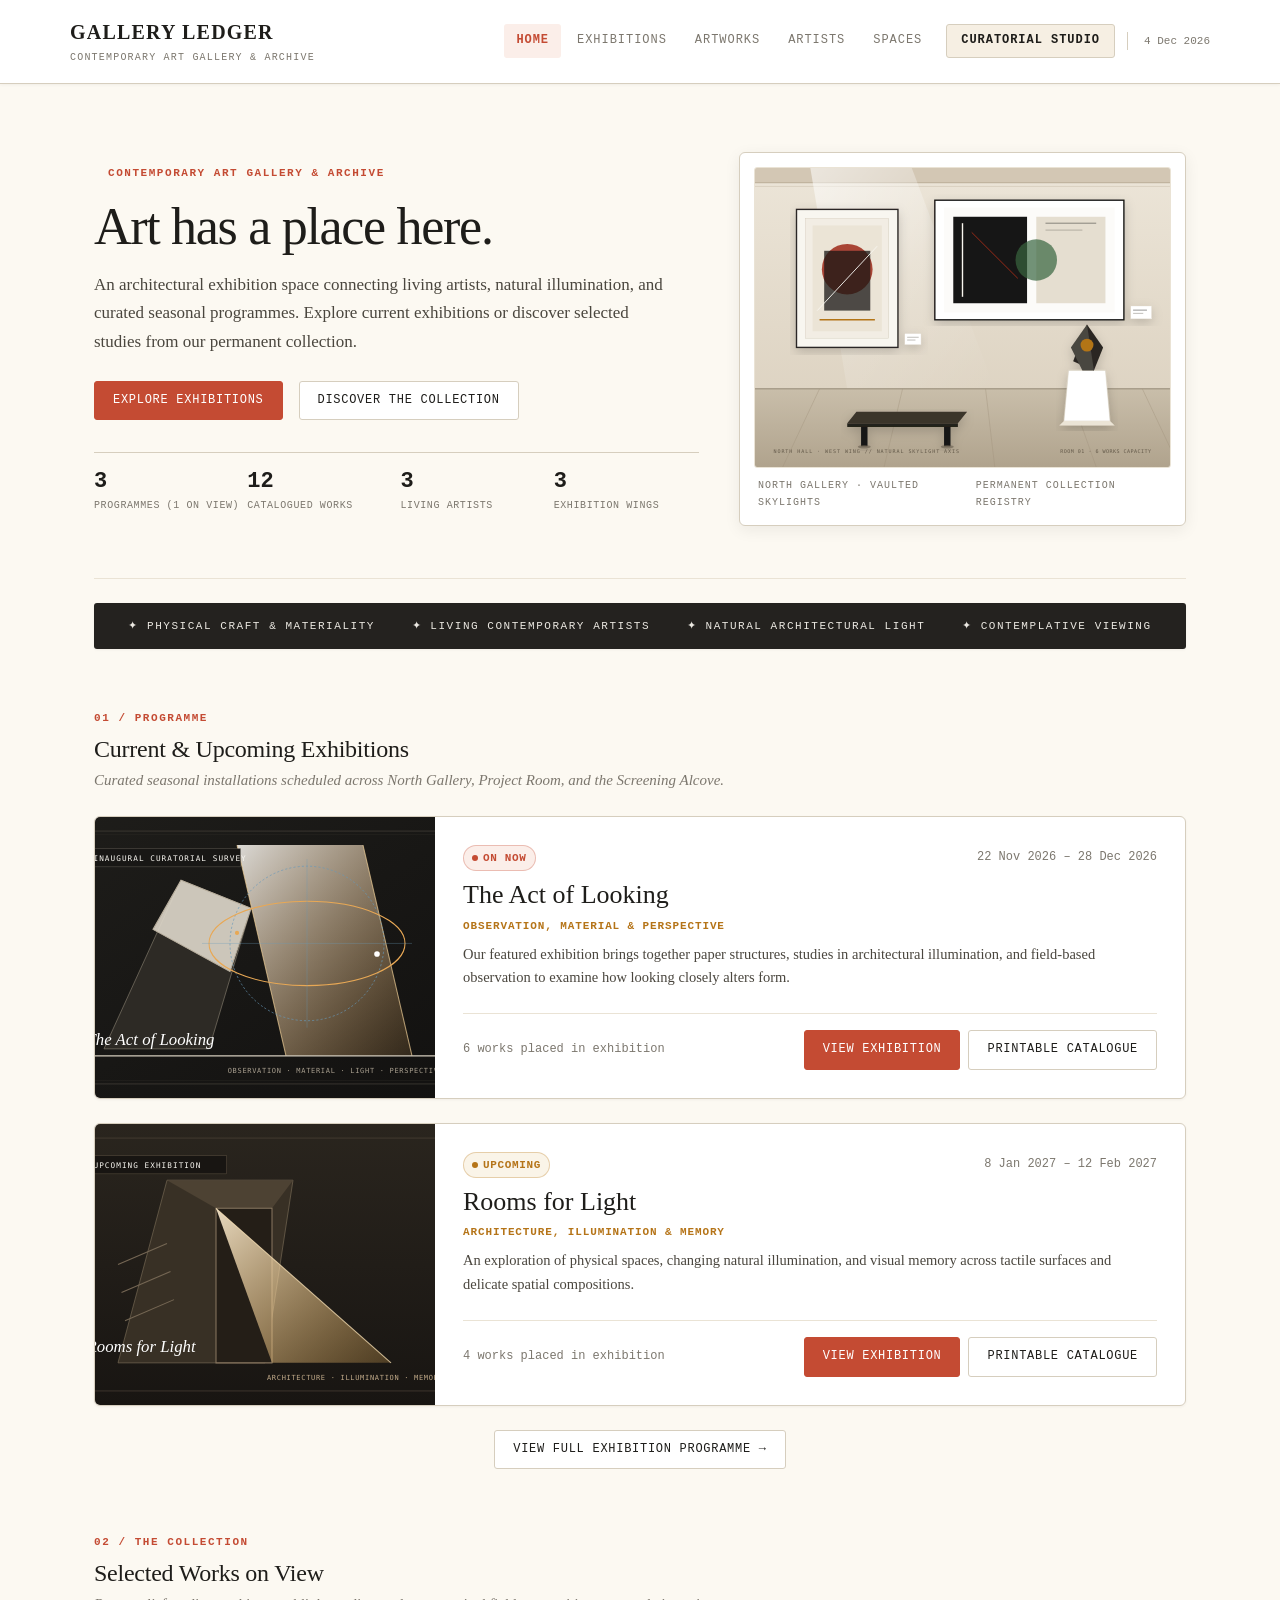
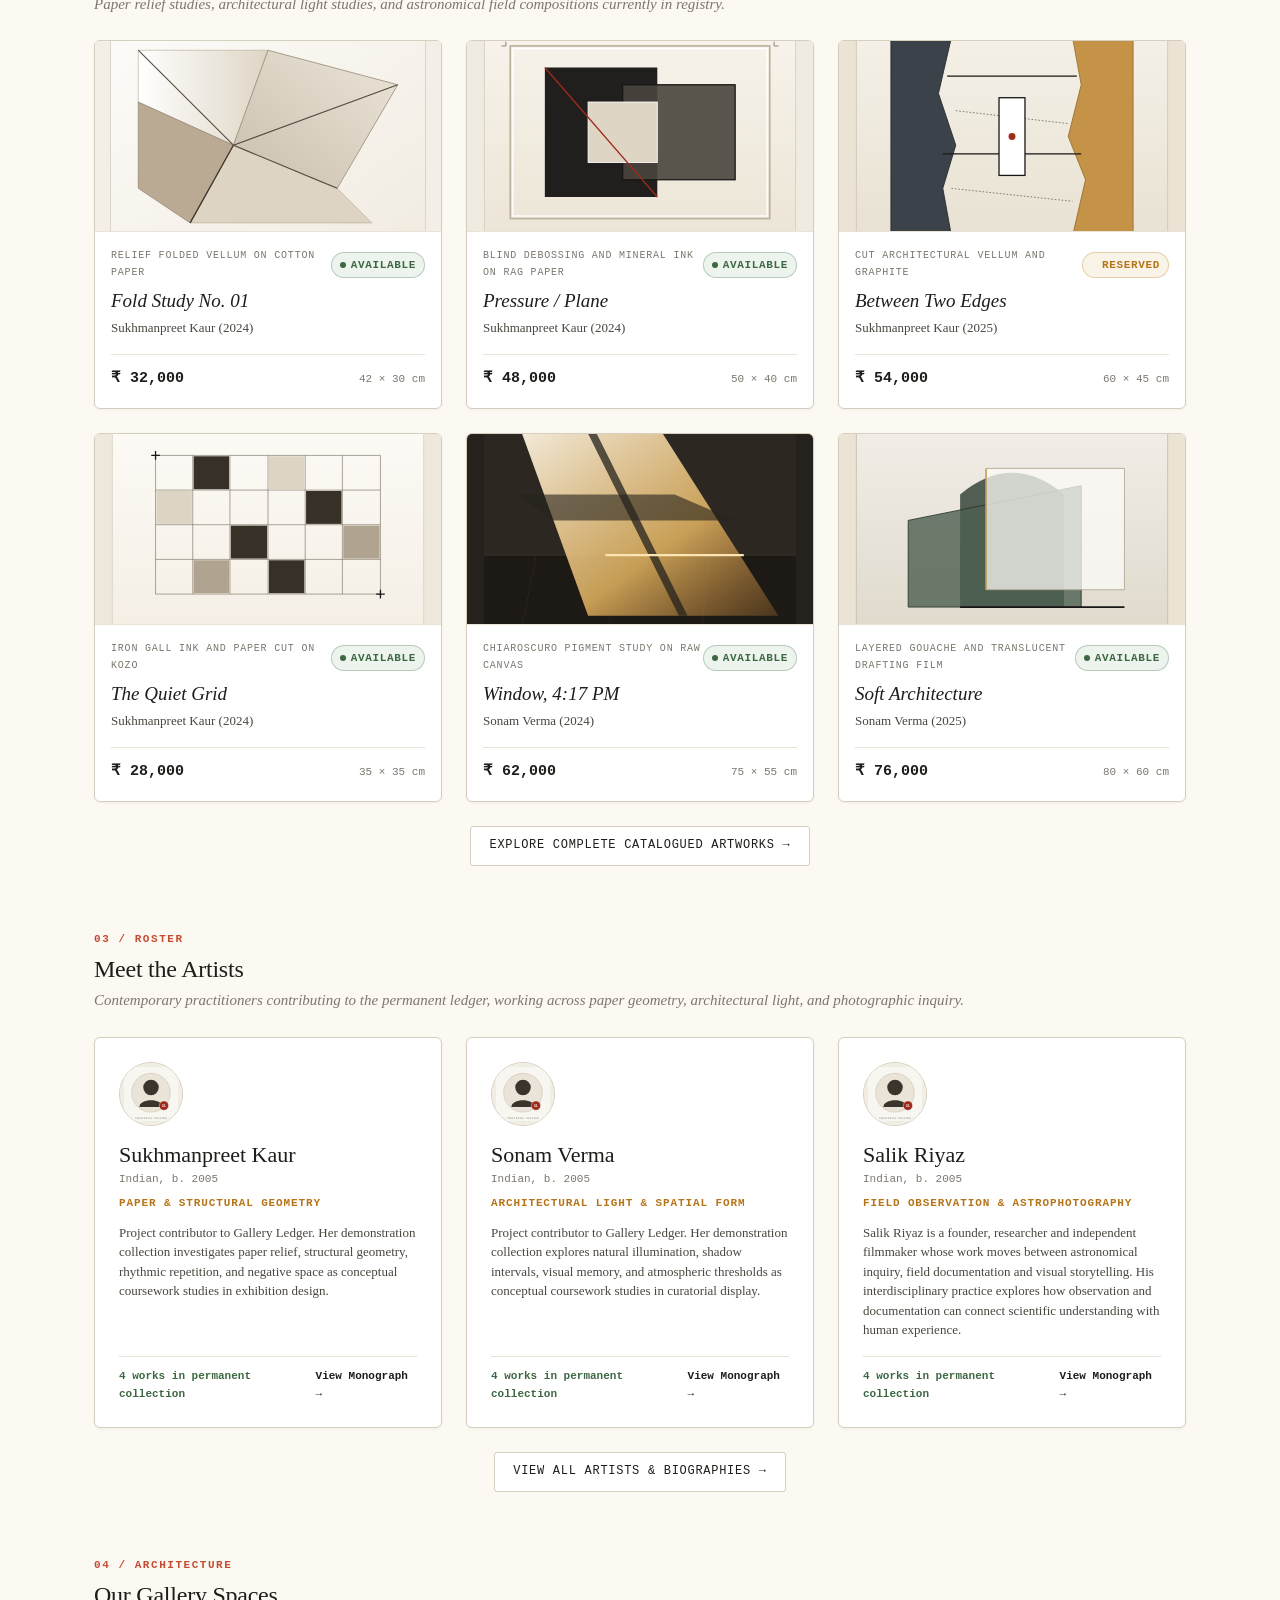
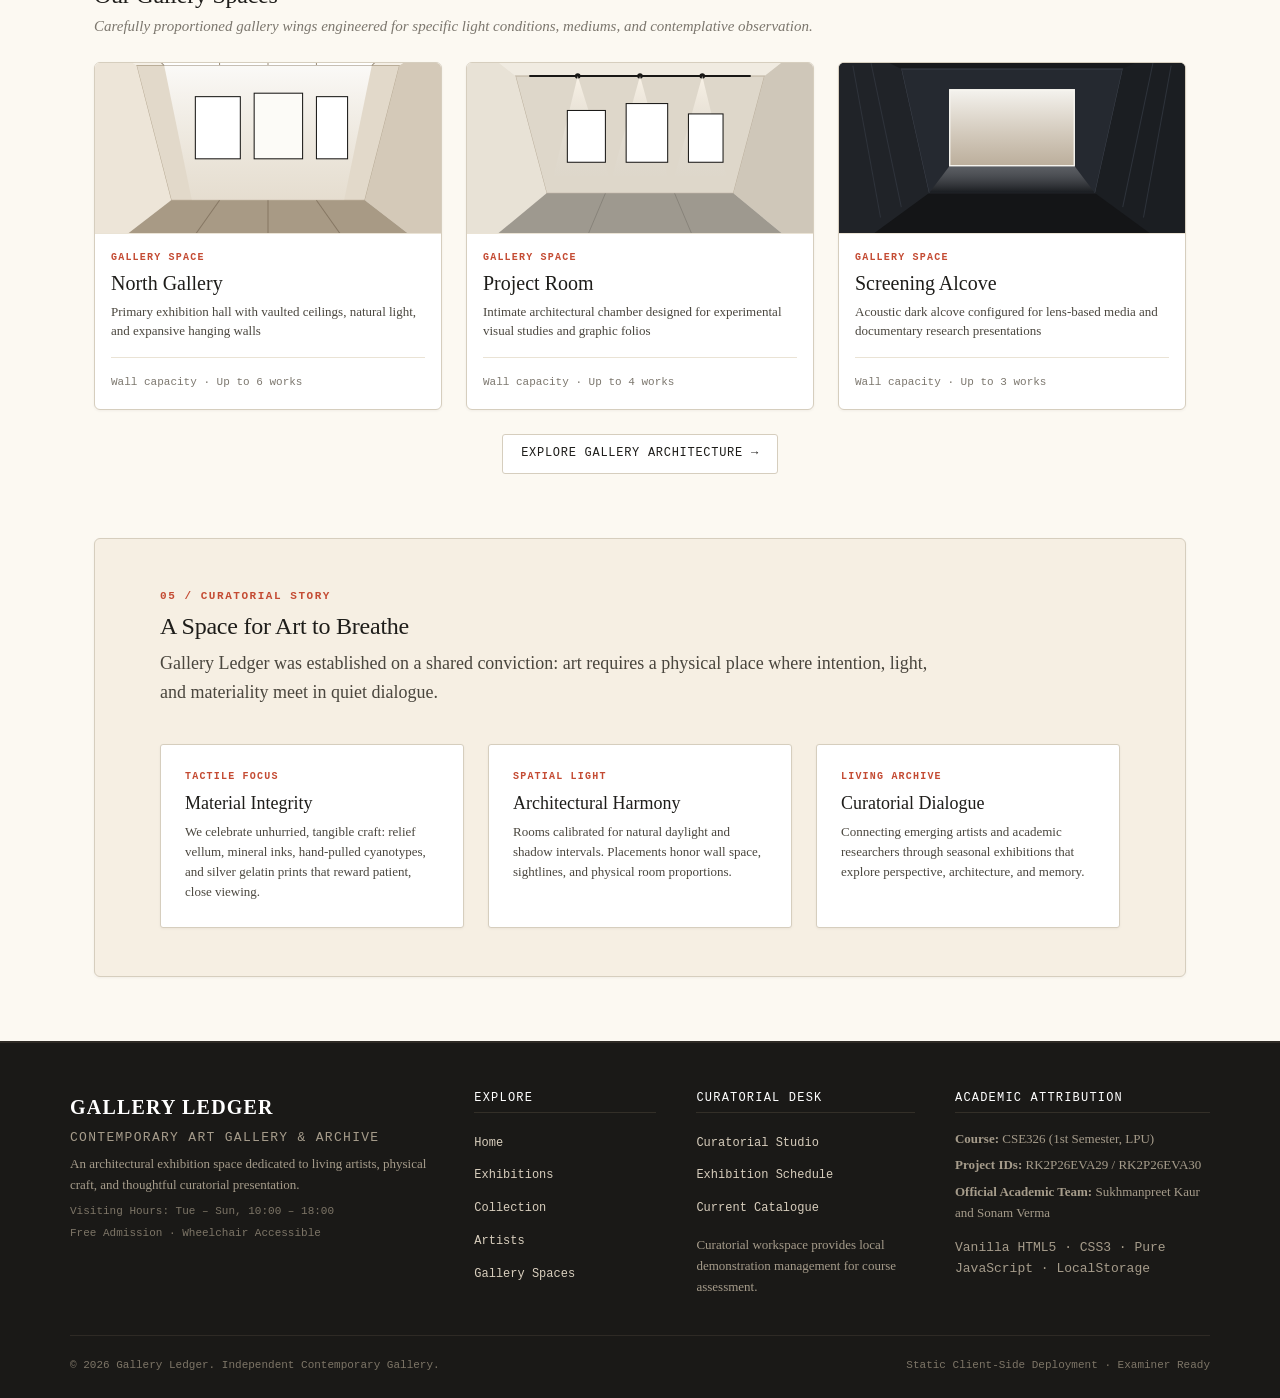
<file: index.html>
<!DOCTYPE html>
<html lang="en">
<head>
  <meta charset="UTF-8">
  <meta name="viewport" content="width=device-width, initial-scale=1.0">
  <title>Gallery Ledger — Contemporary Art Gallery &amp; Archive</title>
  <link rel="stylesheet" href="css/style.css">
</head>
<body>
  <header>
    <nav id="nav"></nav>
  </header>

  <main class="home-main">
    <!-- Welcoming Editorial Hero -->
    <section class="home-hero">
      <div class="hero-content">
        <div class="hero-eyebrow"><span class="badge-dot"></span> Contemporary Art Gallery &amp; Archive</div>
        <h1 class="hero-title">Art has a place here.</h1>
        <p class="hero-lede">
          An architectural exhibition space connecting living artists, natural illumination, and curated seasonal programmes. Explore current exhibitions or discover selected studies from our permanent collection.
        </p>
        <div class="hero-actions">
          <a href="#featured-exhibitions" class="btn btn-primary">Explore Exhibitions</a>
          <a href="#featured-artworks" class="btn btn-warm-outline">Discover the Collection</a>
        </div>
        <div id="hero-ticker" class="hero-ticker"></div>
      </div>
      <div class="hero-visual-frame">
        <img src="img/hero-gallery.svg" alt="North Gallery interior with natural skylight and framed works" class="hero-img">
        <div class="hero-visual-caption">
          <span>North Gallery &middot; Vaulted Skylights</span>
          <span>Permanent Collection Registry</span>
        </div>
      </div>
    </section>

    <!-- Curatorial Statement Ribbon -->
    <div class="curatorial-ribbon">
      <span>✦ Physical Craft &amp; Materiality</span>
      <span>✦ Living Contemporary Artists</span>
      <span>✦ Natural Architectural Light</span>
      <span>✦ Contemplative Viewing</span>
    </div>

    <!-- Empty Archive Notice (shown only if store is unpopulated) -->
    <div id="home-empty-notice" class="empty-curatorial" hidden>
      <h3>Archive Registry Empty</h3>
      <p>No gallery records are currently loaded in local storage. Open the Curatorial Studio to populate demonstration exhibitions.</p>
      <div class="section-cta-row">
        <a href="dashboard.html" class="btn btn-primary">Open Curatorial Studio</a>
      </div>
    </div>

    <!-- 01 / Featured Exhibitions -->
    <section class="home-section reveal-on-scroll" id="featured-exhibitions">
      <div class="section-header">
        <div class="section-tag">01 / Programme</div>
        <h2>Current &amp; Upcoming Exhibitions</h2>
        <p class="section-desc">Curated seasonal installations scheduled across North Gallery, Project Room, and the Screening Alcove.</p>
      </div>
      <div id="home-exhibitions-container" class="home-exhibitions-grid"></div>
      <div class="section-cta-row">
        <a href="exhibitions.html" class="btn btn-warm-outline">View Full Exhibition Programme &rarr;</a>
      </div>
    </section>

    <!-- 02 / Curated Artworks -->
    <section class="home-section reveal-on-scroll" id="featured-artworks">
      <div class="section-header">
        <div class="section-tag">02 / The Collection</div>
        <h2>Selected Works on View</h2>
        <p class="section-desc">Paper relief studies, architectural light studies, and astronomical field compositions currently in registry.</p>
      </div>
      <div id="home-artworks-container" class="home-artworks-grid"></div>
      <div class="section-cta-row">
        <a href="artworks.html" class="btn btn-warm-outline">Explore Complete Catalogued Artworks &rarr;</a>
      </div>
    </section>

    <!-- 03 / Meet the Artists -->
    <section class="home-section reveal-on-scroll" id="featured-artists">
      <div class="section-header">
        <div class="section-tag">03 / Roster</div>
        <h2>Meet the Artists</h2>
        <p class="section-desc">Contemporary practitioners contributing to the permanent ledger, working across paper geometry, architectural light, and photographic inquiry.</p>
      </div>
      <div id="home-artists-container" class="home-artists-grid"></div>
      <div class="section-cta-row">
        <a href="artists.html" class="btn btn-warm-outline">View All Artists &amp; Biographies &rarr;</a>
      </div>
    </section>

    <!-- 04 / Architectural Gallery Spaces -->
    <section class="home-section reveal-on-scroll" id="featured-spaces">
      <div class="section-header">
        <div class="section-tag">04 / Architecture</div>
        <h2>Our Gallery Spaces</h2>
        <p class="section-desc">Carefully proportioned gallery wings engineered for specific light conditions, mediums, and contemplative observation.</p>
      </div>
      <div id="home-spaces-container" class="home-spaces-grid"></div>
      <div class="section-cta-row">
        <a href="spaces.html" class="btn btn-warm-outline">Explore Gallery Architecture &rarr;</a>
      </div>
    </section>

    <!-- 05 / The Gallery Story -->
    <section class="home-section story-section reveal-on-scroll" id="gallery-story">
      <div class="story-container">
        <div class="story-header">
          <div class="section-tag">05 / Curatorial Story</div>
          <h2>A Space for Art to Breathe</h2>
          <p class="story-lead">Gallery Ledger was established on a shared conviction: art requires a physical place where intention, light, and materiality meet in quiet dialogue.</p>
        </div>
        <div class="story-pillars">
          <div class="story-pillar">
            <div class="story-pillar-tag">Tactile Focus</div>
            <h3>Material Integrity</h3>
            <p>We celebrate unhurried, tangible craft: relief vellum, mineral inks, hand-pulled cyanotypes, and silver gelatin prints that reward patient, close viewing.</p>
          </div>
          <div class="story-pillar">
            <div class="story-pillar-tag">Spatial Light</div>
            <h3>Architectural Harmony</h3>
            <p>Rooms calibrated for natural daylight and shadow intervals. Placements honor wall space, sightlines, and physical room proportions.</p>
          </div>
          <div class="story-pillar">
            <div class="story-pillar-tag">Living Archive</div>
            <h3>Curatorial Dialogue</h3>
            <p>Connecting emerging artists and academic researchers through seasonal exhibitions that explore perspective, architecture, and memory.</p>
          </div>
        </div>
      </div>
    </section>
  </main>

  <!-- Multi-column Gallery Footer -->
  <footer class="site-footer">
    <div class="footer-inner">
      <div class="footer-col footer-brand-col">
        <span class="brand">GALLERY LEDGER</span>
        <p class="footer-tagline">Contemporary Art Gallery &amp; Archive</p>
        <p class="footer-about">An architectural exhibition space dedicated to living artists, physical craft, and thoughtful curatorial presentation.</p>
        <div class="footer-meta-note">
          <span>Visiting Hours: Tue &ndash; Sun, 10:00 &ndash; 18:00</span>
          <span>Free Admission &middot; Wheelchair Accessible</span>
        </div>
      </div>
      <div class="footer-col">
        <h4>Explore</h4>
        <ul>
          <li><a href="index.html">Home</a></li>
          <li><a href="exhibitions.html">Exhibitions</a></li>
          <li><a href="artworks.html">Collection</a></li>
          <li><a href="artists.html">Artists</a></li>
          <li><a href="spaces.html">Gallery Spaces</a></li>
        </ul>
      </div>
      <div class="footer-col">
        <h4>Curatorial Desk</h4>
        <ul>
          <li><a href="dashboard.html">Curatorial Studio</a></li>
          <li><a href="exhibitions.html">Exhibition Schedule</a></li>
          <li><a href="catalogue.html?id=7">Current Catalogue</a></li>
        </ul>
        <p class="footer-subtext">Curatorial workspace provides local demonstration management for course assessment.</p>
      </div>
      <div class="footer-col">
        <h4>Academic Attribution</h4>
        <p><strong>Course:</strong> CSE326 (1st Semester, LPU)</p>
        <p><strong>Project IDs:</strong> RK2P26EVA29 / RK2P26EVA30</p>
        <p><strong>Official Academic Team:</strong> Sukhmanpreet Kaur and Sonam Verma</p>
        <p class="footer-built">Vanilla HTML5 · CSS3 · Pure JavaScript · LocalStorage</p>
      </div>
    </div>
    <div class="footer-bottom">
      <span>&copy; 2026 Gallery Ledger. Independent Contemporary Gallery.</span>
      <span>Static Client-Side Deployment &middot; Examiner Ready</span>
    </div>
  </footer>

  <script src="js/demo-data.js"></script>
  <script src="js/storage.js"></script>
  <script src="js/ui.js"></script>
  <script src="js/home.js"></script>
</body>
</html>
</file>
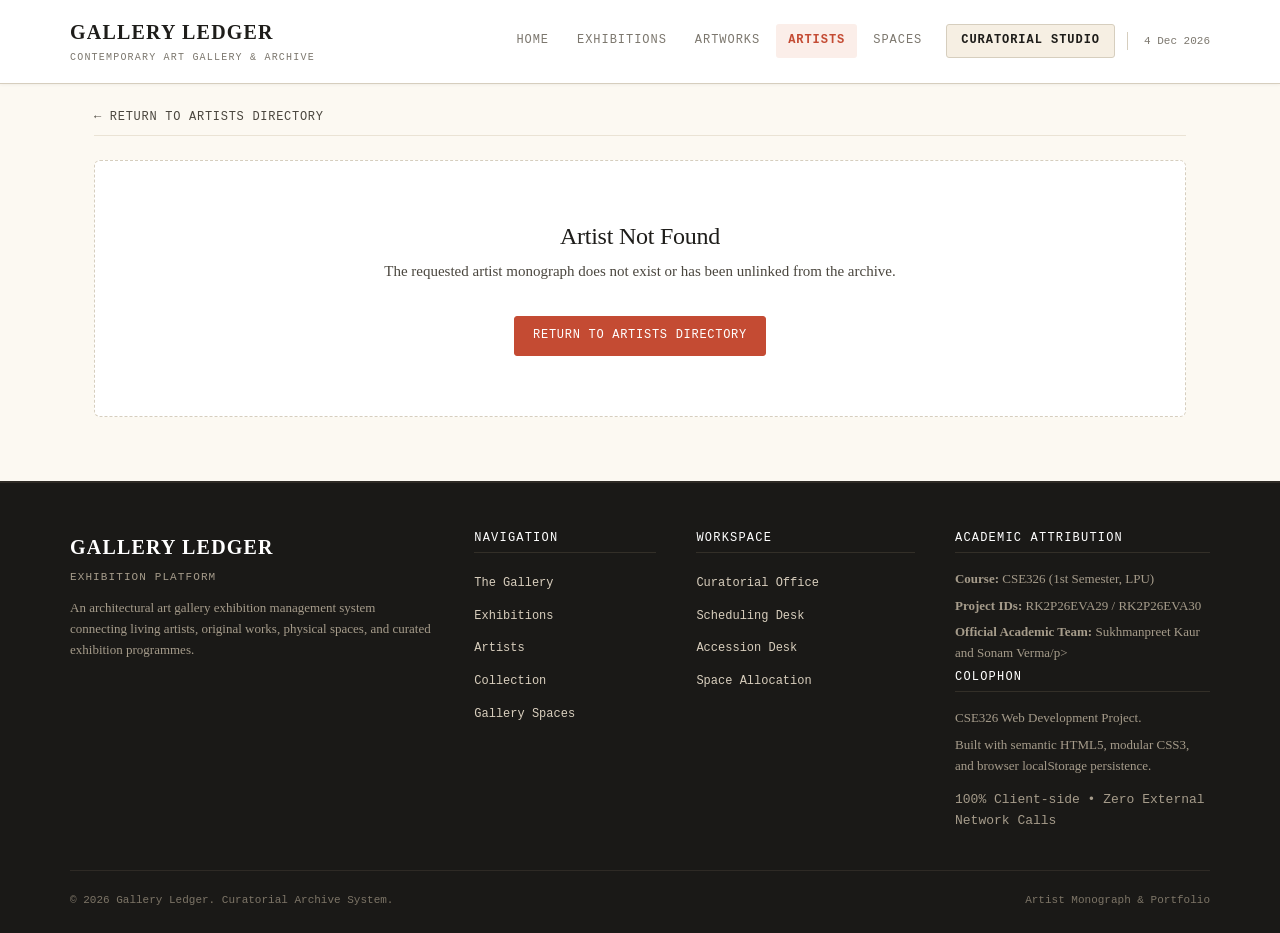
<file: artist.html>
<!DOCTYPE html>
<html lang="en">

<head>
  <meta charset="UTF-8">
  <meta name="viewport" content="width=device-width, initial-scale=1.0">
  <title>Artist Profile — Gallery Ledger</title>
  <link rel="stylesheet" href="css/style.css">
</head>

<body>
  <header>
    <nav id="nav"></nav>
  </header>

  <main>
    <div id="profile-content"></div>
  </main>

  <footer class="site-footer">
    <div class="footer-inner">
      <div class="footer-col">
        <span class="brand">GALLERY LEDGER</span>
        <span class="footer-tagline">Exhibition Platform</span>
        <p class="footer-about">An architectural art gallery exhibition management system connecting living artists,
          original works, physical spaces, and curated exhibition programmes.</p>
      </div>
      <div class="footer-col">
        <h4>Navigation</h4>
        <ul>
          <li><a href="index.html">The Gallery</a></li>
          <li><a href="exhibitions.html">Exhibitions</a></li>
          <li><a href="artists.html">Artists</a></li>
          <li><a href="artworks.html">Collection</a></li>
          <li><a href="spaces.html">Gallery Spaces</a></li>
        </ul>
      </div>
      <div class="footer-col">
        <h4>Workspace</h4>
        <ul>
          <li><a href="dashboard.html">Curatorial Office</a></li>
          <li><a href="exhibitions.html">Scheduling Desk</a></li>
          <li><a href="artworks.html">Accession Desk</a></li>
          <li><a href="spaces.html">Space Allocation</a></li>
        </ul>
      </div>
      <div class="footer-col">
        <h4>Academic Attribution</h4>
        <p><strong>Course:</strong> CSE326 (1st Semester, LPU)</p>
        <p><strong>Project IDs:</strong> RK2P26EVA29 / RK2P26EVA30</p>
        <p><strong>Official Academic Team:</strong> Sukhmanpreet Kaur and Sonam Verma/p>

        <h4>Colophon</h4>
        <p>CSE326 Web Development Project.</p>
        <p>Built with semantic HTML5, modular CSS3, and browser localStorage persistence.</p>
        <p class="footer-built">100% Client-side &bull; Zero External Network Calls</p>
      </div>
    </div>
    <div class="footer-bottom">
      <span>&copy; 2026 Gallery Ledger. Curatorial Archive System.</span>
      <span>Artist Monograph &amp; Portfolio</span>
    </div>
  </footer>

  <script src="js/demo-data.js"></script>
  <script src="js/storage.js"></script>
  <script src="js/ui.js"></script>
  <script src="js/artist.js"></script>
</body>

</html>
</file>
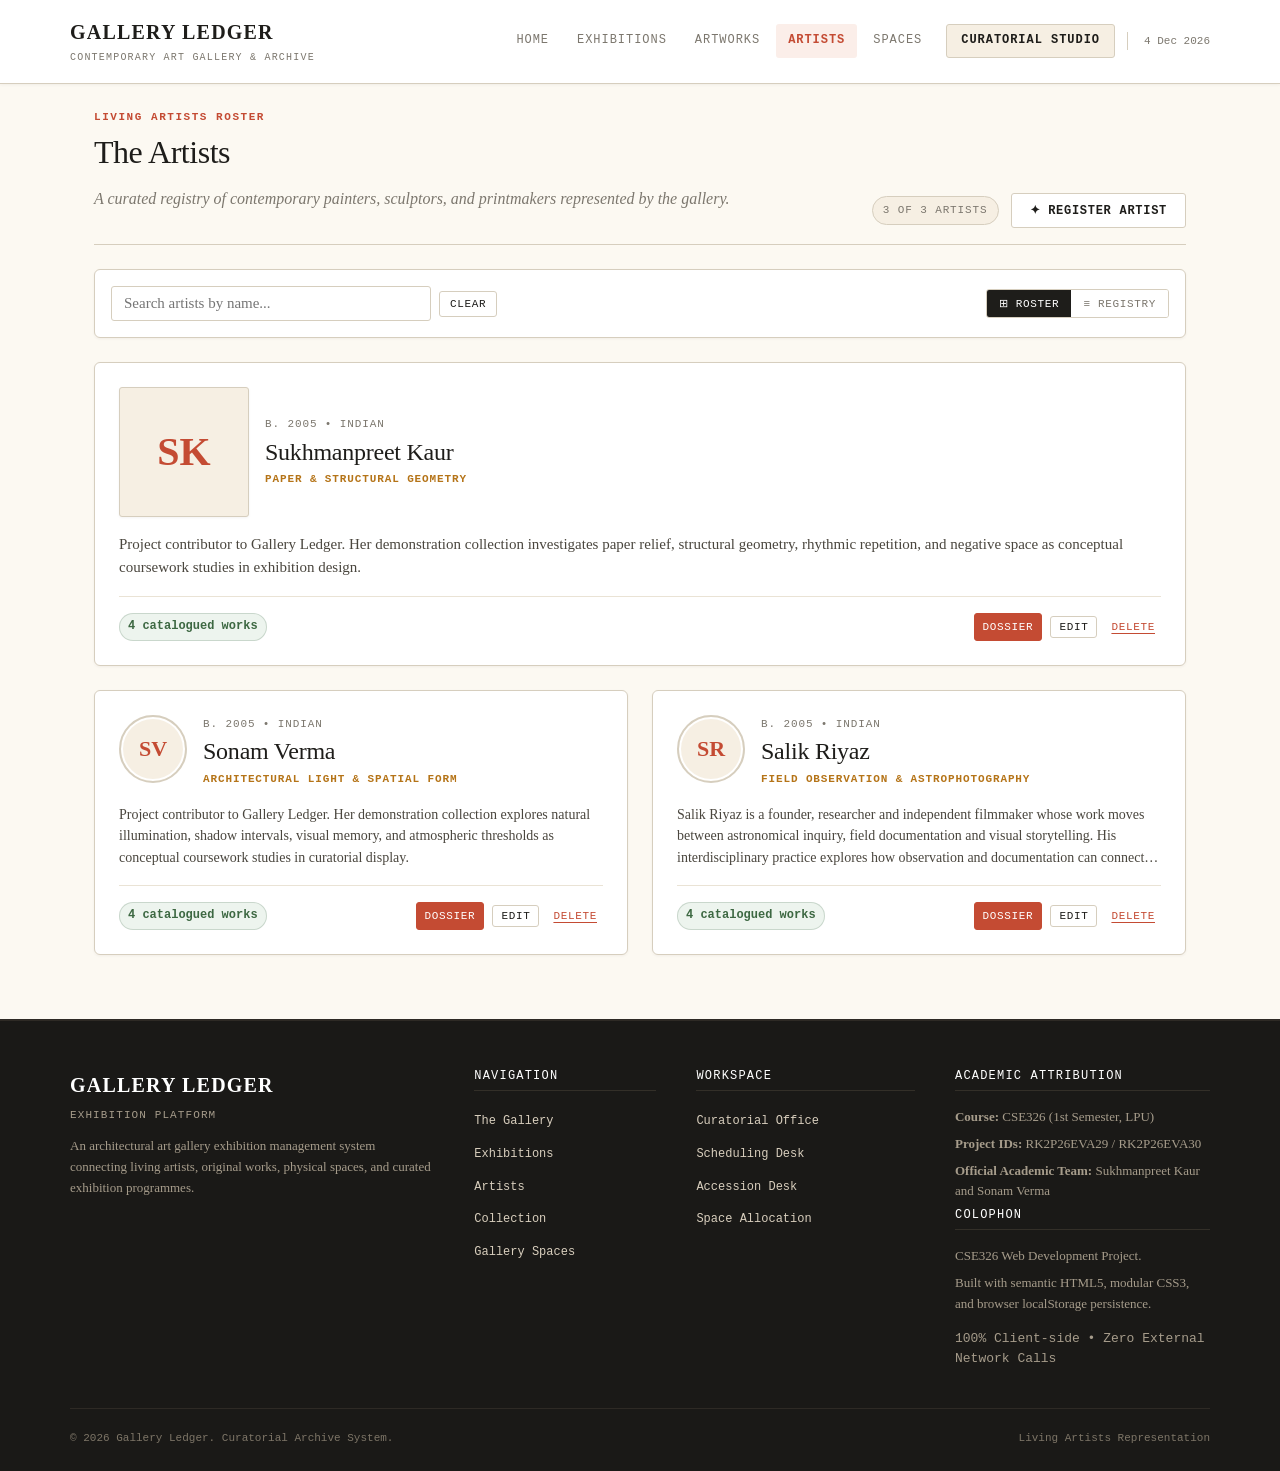
<file: artists.html>
<!DOCTYPE html>
<html lang="en">

<head>
  <meta charset="UTF-8">
  <meta name="viewport" content="width=device-width, initial-scale=1.0">
  <title>The Artists — Gallery Ledger</title>
  <link rel="stylesheet" href="css/style.css">
</head>

<body>
  <header>
    <nav id="nav"></nav>
  </header>

  <main>
    <div class="artists-intro">
      <div class="artists-header-row">
        <div>
          <div class="section-tag">Living Artists Roster</div>
          <h1>The Artists</h1>
          <p class="page-subtitle">A curated registry of contemporary painters, sculptors, and printmakers represented
            by the gallery.</p>
        </div>
        <div style="display: flex; gap: 12px; align-items: center;">
          <span id="artist-count" class="collection-count-pill">0 Artists</span>
          <button type="button" id="toggle-admin-btn" class="admin-toggle-btn">✦ Register Artist</button>
        </div>
      </div>
    </div>

    <div id="message" class="message"></div>

    <!-- Collapsible Curatorial Registration Desk -->
    <div id="admin-panel" class="admin-panel" hidden>
      <h2 id="form-heading">Add artist</h2>
      <form id="artist-form">
        <input type="hidden" id="artist-id" value="">

        <div class="admin-grid">
          <div class="field">
            <label for="artist-name">Artist Name</label>
            <input type="text" id="artist-name" placeholder="Full name of the artist" required>
          </div>

          <div class="field">
            <label for="artist-born">Year Born</label>
            <input type="number" id="artist-born" placeholder="e.g. 1984">
          </div>

          <div class="field">
            <label for="artist-nationality">Nationality</label>
            <input type="text" id="artist-nationality" placeholder="e.g. Indian">
          </div>

          <div class="field">
            <label for="artist-style">Discipline / Style</label>
            <input type="text" id="artist-style" placeholder="e.g. Contemporary abstraction">
          </div>
        </div>

        <div class="field">
          <label for="artist-bio">Biography (max 400 characters)</label>
          <textarea id="artist-bio" maxlength="400"
            placeholder="Curatorial background, practice, and aesthetic focus..."></textarea>
        </div>

        <div class="admin-actions">
          <button type="submit" id="submit-btn">Add artist</button>
          <button type="button" id="cancel-btn" class="secondary">Cancel</button>
        </div>
      </form>
    </div>

    <!-- Search & Discovery Toolbar -->
    <div class="collection-toolbar">
      <div class="collection-filter-group">
        <input type="text" id="search-input" class="collection-search" placeholder="Search artists by name...">
        <button type="button" id="clear-search-btn" class="secondary" style="font-size: 11px; padding: 6px 10px;"
          data-action="clear-search">Clear</button>
      </div>

      <div class="view-toggle">
        <button type="button" id="view-grid-btn" class="view-btn active" title="Curated Artist Tiles"
          data-action="view-grid">⊞ Roster</button>
        <button type="button" id="view-table-btn" class="view-btn" title="Staff Registry Table"
          data-action="view-table">≡ Registry</button>
      </div>
    </div>

    <!-- Editorial Artist Directory Grid (Default View) -->
    <div id="artists-grid" class="artists-directory-grid"></div>

    <!-- Staff Tabular Registry View (Toggled View) -->
    <div id="table-view" class="inventory-view-container" hidden>
      <div class="inventory-table-header">
        <h3>Archival Artists Registry</h3>
        <span class="collection-count-pill" id="registry-count"></span>
      </div>
      <div style="overflow-x: auto;">
        <table>
          <thead>
            <tr>
              <th>Artist Name</th>
              <th>Nationality</th>
              <th>Year Born</th>
              <th>Style / Discipline</th>
              <th class="num">Works</th>
              <th>Actions</th>
            </tr>
          </thead>
          <tbody id="artists-table-body"></tbody>
        </table>
      </div>
    </div>

    <!-- Empty State -->
    <div id="empty-state" class="empty-curatorial" hidden>
      <h3>No artists match</h3>
      <p>No registered artists match your current search query.</p>
      <button type="button" id="empty-reset-btn" class="secondary" data-action="clear-search">Reset Search</button>
    </div>
  </main>

  <footer class="site-footer">
    <div class="footer-inner">
      <div class="footer-col">
        <span class="brand">GALLERY LEDGER</span>
        <span class="footer-tagline">Exhibition Platform</span>
        <p class="footer-about">An architectural art gallery exhibition management system connecting living artists,
          original works, physical spaces, and curated exhibition programmes.</p>
      </div>
      <div class="footer-col">
        <h4>Navigation</h4>
        <ul>
          <li><a href="index.html">The Gallery</a></li>
          <li><a href="exhibitions.html">Exhibitions</a></li>
          <li><a href="artists.html">Artists</a></li>
          <li><a href="artworks.html">Collection</a></li>
          <li><a href="spaces.html">Gallery Spaces</a></li>
        </ul>
      </div>
      <div class="footer-col">
        <h4>Workspace</h4>
        <ul>
          <li><a href="dashboard.html">Curatorial Office</a></li>
          <li><a href="exhibitions.html">Scheduling Desk</a></li>
          <li><a href="artworks.html">Accession Desk</a></li>
          <li><a href="spaces.html">Space Allocation</a></li>
        </ul>
      </div>
      <div class="footer-col">
        <h4>Academic Attribution</h4>
        <p><strong>Course:</strong> CSE326 (1st Semester, LPU)</p>
        <p><strong>Project IDs:</strong> RK2P26EVA29 / RK2P26EVA30</p>
        <p><strong>Official Academic Team:</strong> Sukhmanpreet Kaur and Sonam Verma</p>

        <h4>Colophon</h4>
        <p>CSE326 Web Development Project.</p>
        <p>Built with semantic HTML5, modular CSS3, and browser localStorage persistence.</p>
        <p class="footer-built">100% Client-side &bull; Zero External Network Calls</p>
      </div>
    </div>
    <div class="footer-bottom">
      <span>&copy; 2026 Gallery Ledger. Curatorial Archive System.</span>
      <span>Living Artists Representation</span>
    </div>
  </footer>

  <script src="js/demo-data.js"></script>
  <script src="js/storage.js"></script>
  <script src="js/ui.js"></script>
  <script src="js/artists.js"></script>
</body>

</html>
</file>
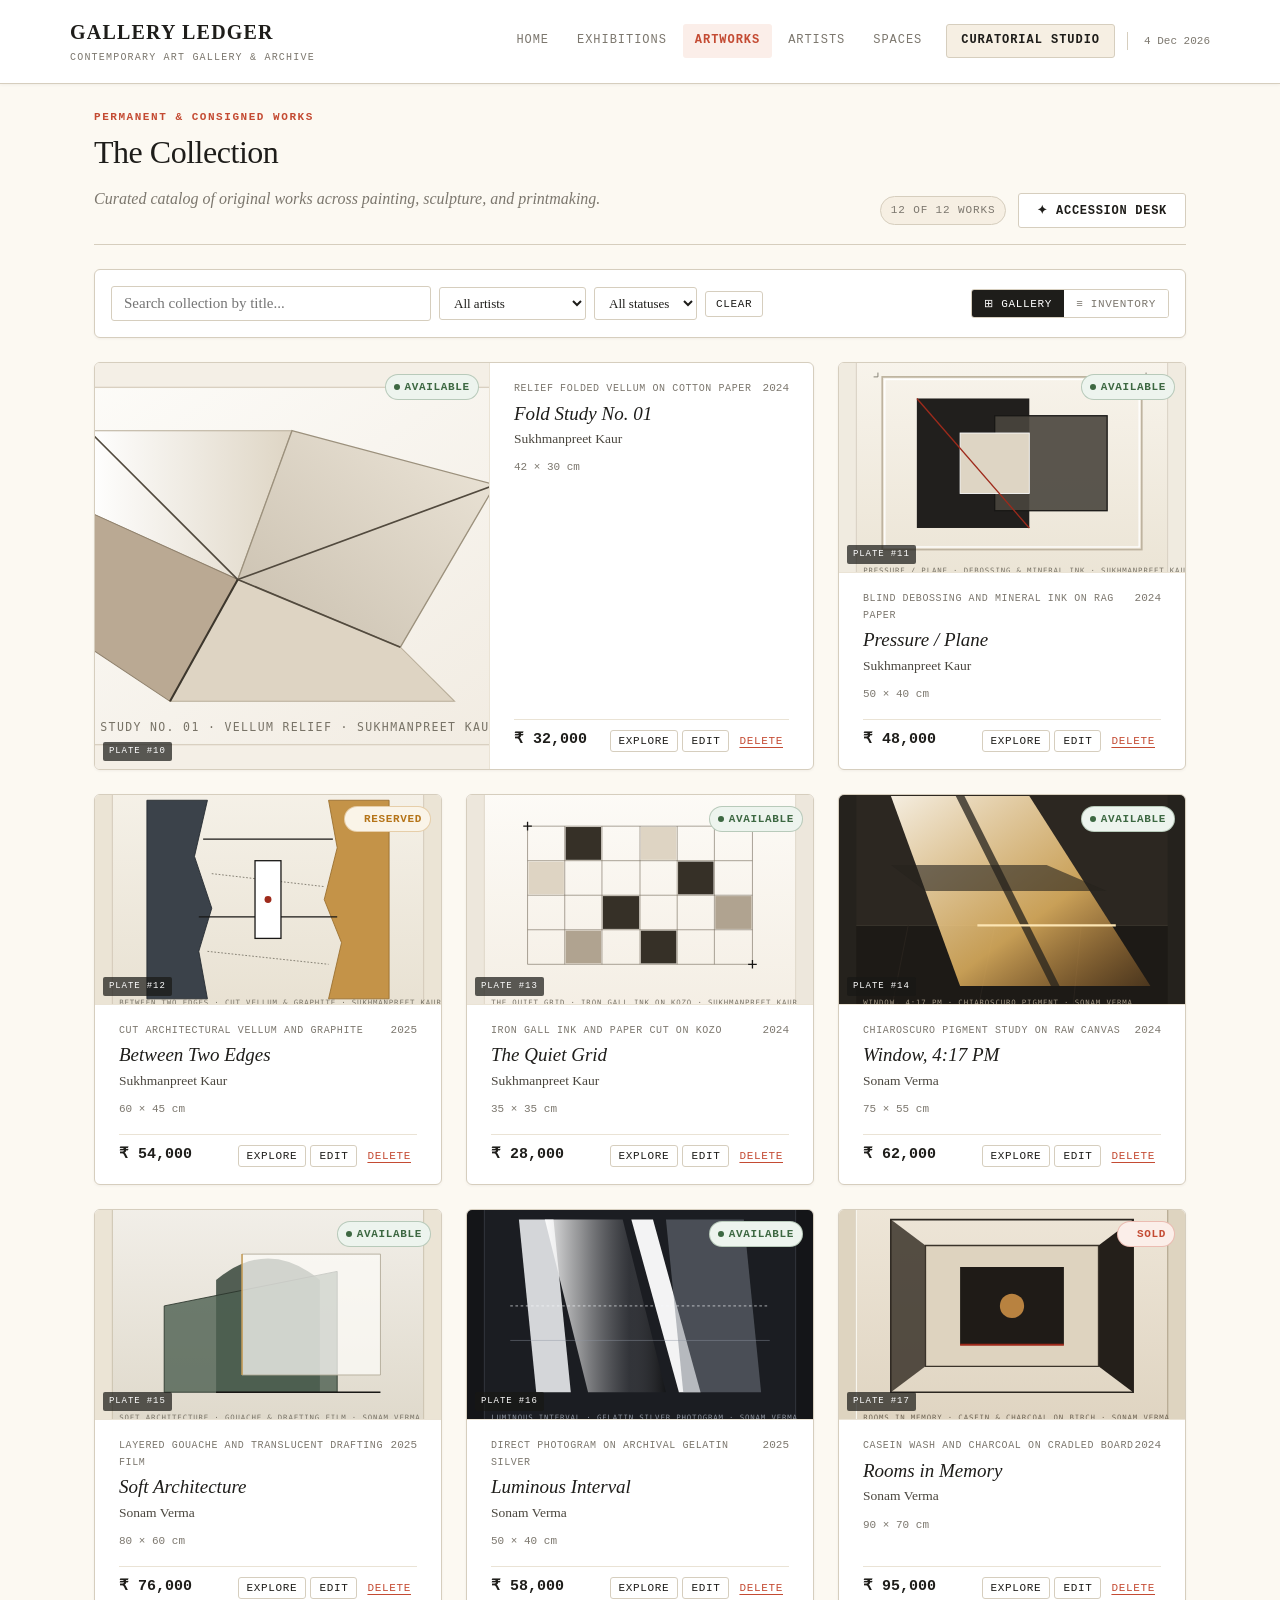
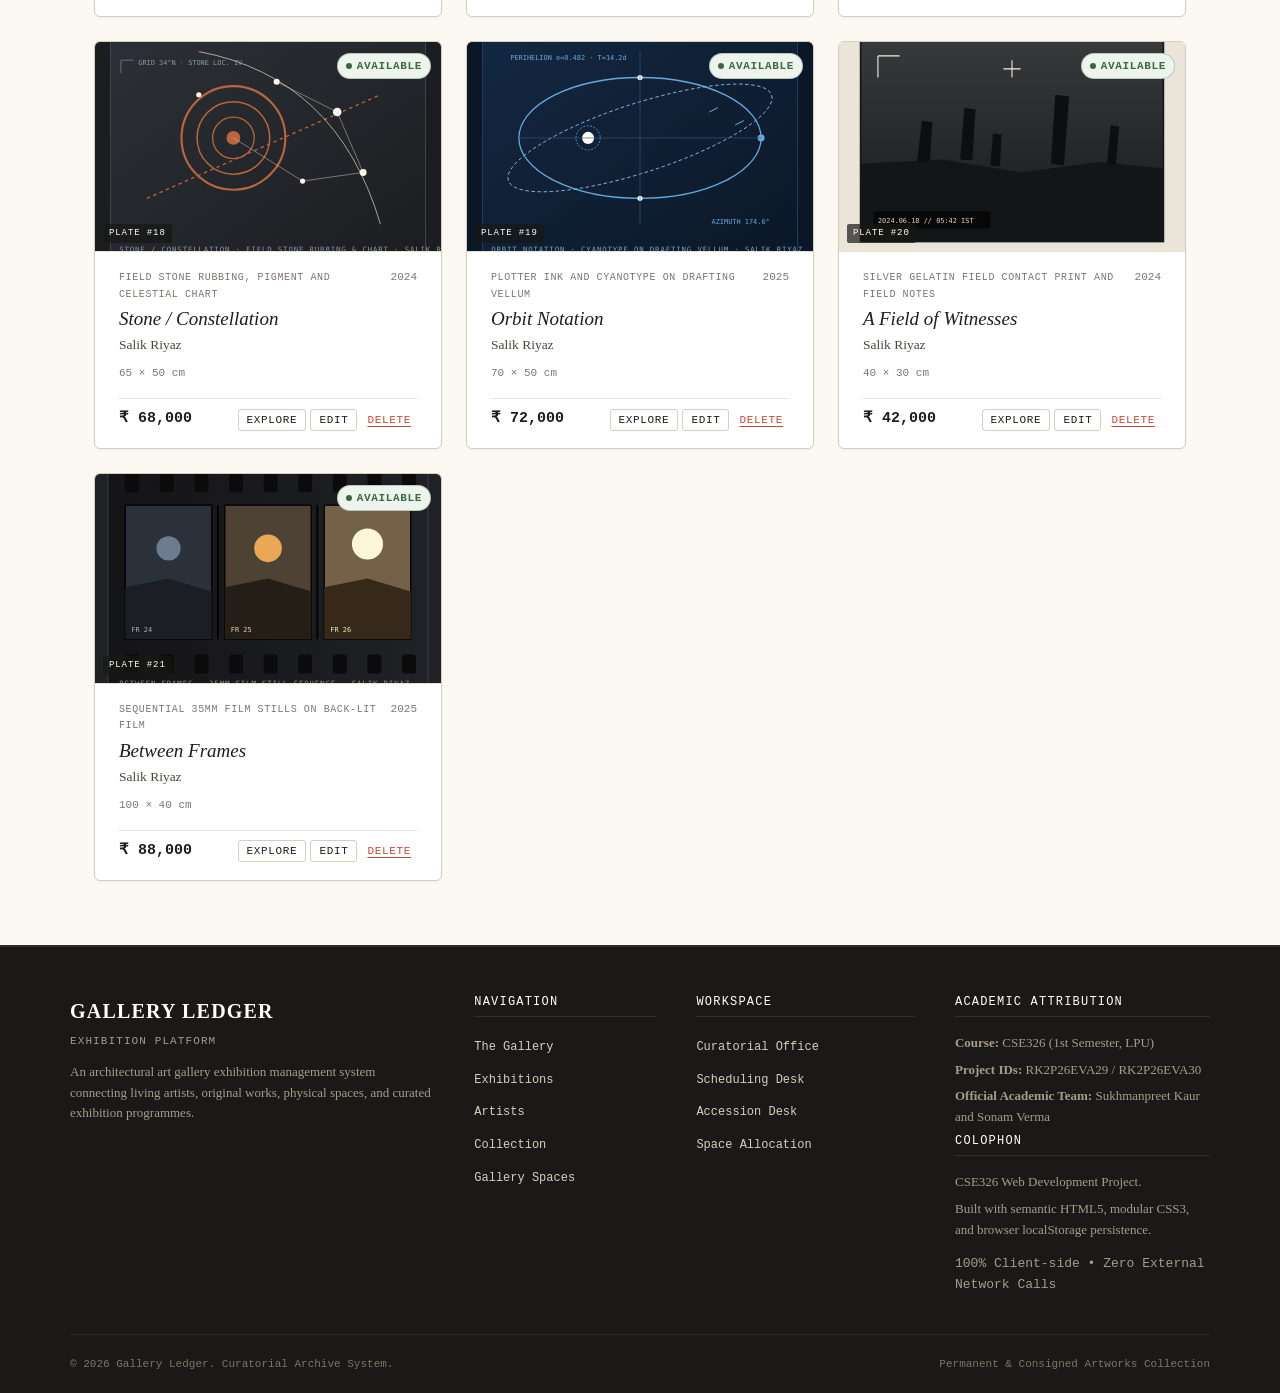
<file: artworks.html>
<!DOCTYPE html>
<html lang="en">

<head>
  <meta charset="UTF-8">
  <meta name="viewport" content="width=device-width, initial-scale=1.0">
  <title>The Collection — Gallery Ledger</title>
  <link rel="stylesheet" href="css/style.css">
</head>

<body>
  <header>
    <nav id="nav"></nav>
  </header>

  <main>
    <div class="collection-intro">
      <div class="collection-header-row">
        <div>
          <div class="section-tag">Permanent & Consigned Works</div>
          <h1>The Collection</h1>
          <p class="page-subtitle">Curated catalog of original works across painting, sculpture, and printmaking.</p>
        </div>
        <div style="display: flex; gap: 12px; align-items: center;">
          <span id="collection-count" class="collection-count-pill">0 Works</span>
          <button type="button" id="toggle-admin-btn" class="admin-toggle-btn">✦ Accession Desk</button>
        </div>
      </div>
    </div>

    <div id="message" class="message"></div>

    <!-- Collapsible Curatorial Accession Desk -->
    <div id="admin-panel" class="admin-panel" hidden>
      <h2 id="form-heading">Add artwork</h2>
      <div id="no-artists-message" hidden>
        <p>No artists registered yet. <a href="artists.html">Add an artist first</a>.</p>
      </div>
      <form id="artwork-form">
        <input type="hidden" id="artwork-id" value="">

        <div class="admin-grid">
          <div class="field">
            <label for="artwork-artist">Artist</label>
            <select id="artwork-artist" required></select>
          </div>

          <div class="field">
            <label for="artwork-title">Title</label>
            <input type="text" id="artwork-title" placeholder="Artwork title" required>
          </div>

          <div class="field">
            <label for="artwork-medium">Medium</label>
            <input type="text" id="artwork-medium" placeholder="e.g. Oil on linen" required>
          </div>

          <div class="field">
            <label for="artwork-year">Year</label>
            <input type="number" id="artwork-year" placeholder="e.g. 2024">
          </div>

          <div class="field">
            <label for="artwork-size">Dimensions</label>
            <input type="text" id="artwork-size" placeholder="e.g. 120 x 90 cm">
          </div>

          <div class="field">
            <label for="artwork-price">Valuation (₹)</label>
            <input type="number" id="artwork-price" min="1" placeholder="e.g. 85000" required>
          </div>

          <div class="field">
            <label for="artwork-status">Status</label>
            <select id="artwork-status">
              <option value="Available">Available</option>
              <option value="Reserved">Reserved</option>
              <option value="Sold">Sold</option>
            </select>
          </div>

          <div class="field" id="buyer-field" hidden>
            <label for="artwork-buyer">Collector / Buyer</label>
            <input type="text" id="artwork-buyer" placeholder="Collector or Institution name">
          </div>
        </div>

        <div class="admin-actions">
          <button type="submit" id="submit-btn">Add artwork</button>
          <button type="button" id="cancel-btn" class="secondary">Cancel</button>
        </div>
      </form>
    </div>

    <!-- Collection Discovery Toolbar -->
    <div class="collection-toolbar">
      <div class="collection-filter-group">
        <input type="text" id="filter-search" class="collection-search" placeholder="Search collection by title...">
        <select id="filter-artist" class="collection-select">
          <option value="">All artists</option>
        </select>
        <select id="filter-status" class="collection-select">
          <option value="">All statuses</option>
          <option value="Available">Available</option>
          <option value="Reserved">Reserved</option>
          <option value="Sold">Sold</option>
        </select>
        <button type="button" id="clear-filters-btn" class="secondary" style="font-size: 11px; padding: 6px 10px;"
          data-action="clear-filters">Clear</button>
      </div>

      <div class="view-toggle">
        <button type="button" id="view-gallery-btn" class="view-btn active" title="Curated Gallery Grid"
          data-action="view-gallery">⊞ Gallery</button>
        <button type="button" id="view-inventory-btn" class="view-btn" title="Staff Inventory Table"
          data-action="view-inventory">≡ Inventory</button>
      </div>
    </div>

    <!-- Image-led Gallery Grid (Default View) -->
    <div id="gallery-view" class="collection-grid"></div>

    <!-- Tabular Inventory View (Staff Administration) -->
    <div id="inventory-view" class="inventory-view-container" hidden>
      <div class="inventory-table-header">
        <h3>Archival Inventory Registry</h3>
        <span class="collection-count-pill" id="inventory-count"></span>
      </div>
      <div style="overflow-x: auto;">
        <table>
          <thead>
            <tr>
              <th>Title</th>
              <th>Artist</th>
              <th>Year</th>
              <th>Medium</th>
              <th>Dimensions</th>
              <th class="num">Valuation</th>
              <th>Status</th>
              <th>Actions</th>
            </tr>
          </thead>
          <tbody id="artworks-table-body"></tbody>
        </table>
      </div>
    </div>

    <!-- Empty State -->
    <div id="empty-state" class="empty-curatorial" hidden>
      <h3>No artworks match</h3>
      <p>No catalogued artworks match the current filter criteria or search query.</p>
      <button type="button" id="empty-reset-btn" class="secondary" data-action="clear-filters">Reset Filters</button>
    </div>

    <!-- Artwork Curatorial Inspection Drawer -->
    <div id="detail-drawer-overlay" class="detail-drawer-overlay">
      <div id="detail-drawer" class="detail-drawer" role="dialog" aria-modal="true" aria-labelledby="drawer-title">
        <div class="drawer-head">
          <h2 id="drawer-title">Artwork Dossier</h2>
          <button type="button" id="drawer-close-btn" class="drawer-close-btn" aria-label="Close Dossier"
            data-action="close-drawer">&times;</button>
        </div>
        <div id="drawer-content" class="drawer-body"></div>
      </div>
    </div>
  </main>

  <footer class="site-footer">
    <div class="footer-inner">
      <div class="footer-col">
        <span class="brand">GALLERY LEDGER</span>
        <span class="footer-tagline">Exhibition Platform</span>
        <p class="footer-about">An architectural art gallery exhibition management system connecting living artists,
          original works, physical spaces, and curated exhibition programmes.</p>
      </div>
      <div class="footer-col">
        <h4>Navigation</h4>
        <ul>
          <li><a href="index.html">The Gallery</a></li>
          <li><a href="exhibitions.html">Exhibitions</a></li>
          <li><a href="artists.html">Artists</a></li>
          <li><a href="artworks.html">Collection</a></li>
          <li><a href="spaces.html">Gallery Spaces</a></li>
        </ul>
      </div>
      <div class="footer-col">
        <h4>Workspace</h4>
        <ul>
          <li><a href="dashboard.html">Curatorial Office</a></li>
          <li><a href="exhibitions.html">Scheduling Desk</a></li>
          <li><a href="artworks.html">Accession Desk</a></li>
          <li><a href="spaces.html">Space Allocation</a></li>
        </ul>
      </div>
      <div class="footer-col">
        <h4>Academic Attribution</h4>
        <p><strong>Course:</strong> CSE326 (1st Semester, LPU)</p>
        <p><strong>Project IDs:</strong> RK2P26EVA29 / RK2P26EVA30</p>
        <p><strong>Official Academic Team:</strong> Sukhmanpreet Kaur and Sonam Verma</p>

        <h4>Colophon</h4>
        <p>CSE326 Web Development Project.</p>
        <p>Built with semantic HTML5, modular CSS3, and browser localStorage persistence.</p>
        <p class="footer-built">100% Client-side &bull; Zero External Network Calls</p>
      </div>
    </div>
    <div class="footer-bottom">
      <span>&copy; 2026 Gallery Ledger. Curatorial Archive System.</span>
      <span>Permanent & Consigned Artworks Collection</span>
    </div>
  </footer>

  <script src="js/demo-data.js"></script>
  <script src="js/storage.js"></script>
  <script src="js/ui.js"></script>
  <script src="js/artworks.js"></script>
</body>

</html>
</file>
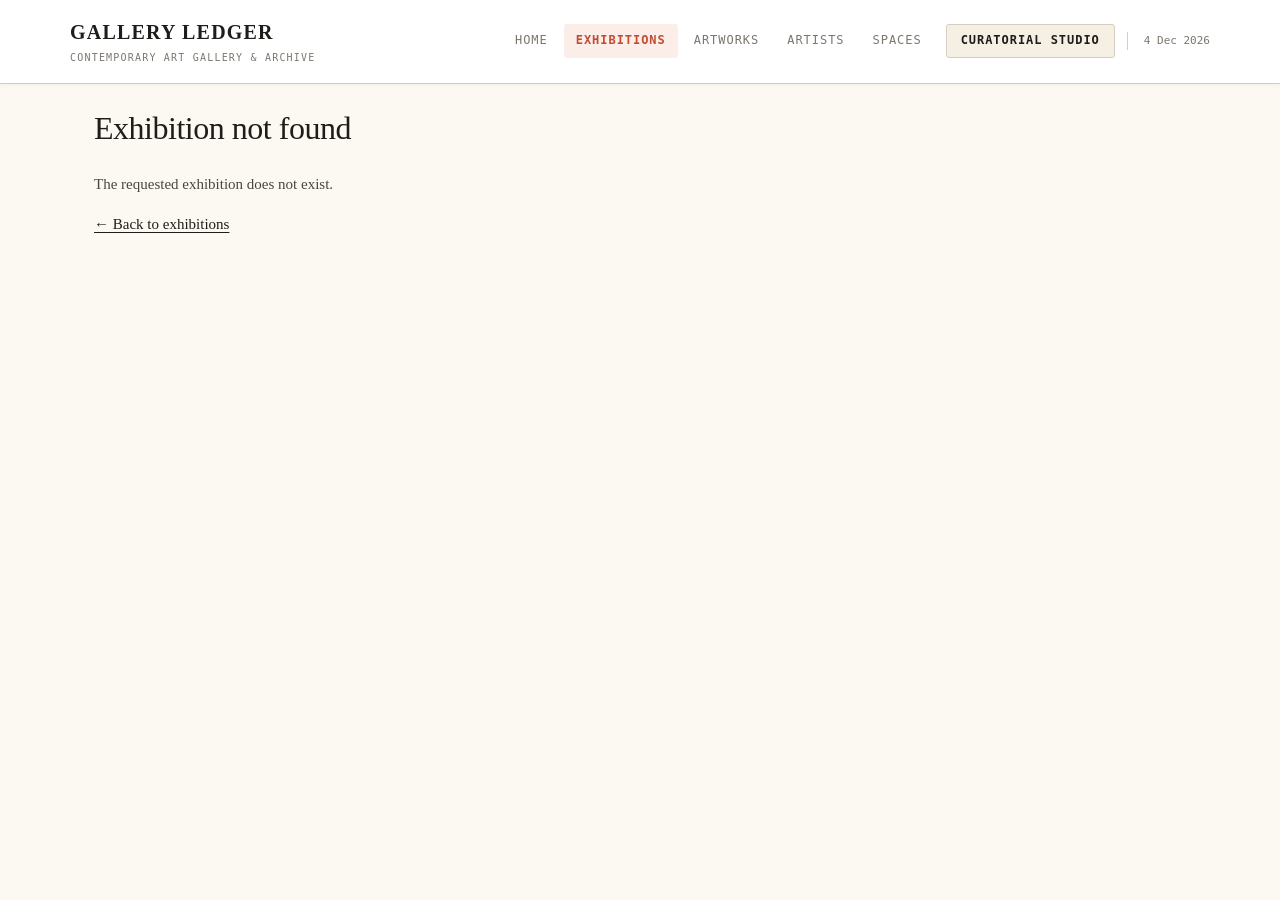
<file: catalogue.html>
<!DOCTYPE html>
<html lang="en">
<head>
  <meta charset="UTF-8">
  <meta name="viewport" content="width=device-width, initial-scale=1.0">
  <title>Exhibition Catalogue - Gallery Ledger</title>
  <link rel="stylesheet" href="css/style.css">
</head>
<body>
  <header>
    <nav id="nav"></nav>
  </header>

  <main>
    <div id="not-found" hidden>
      <h1>Exhibition not found</h1>
      <p>The requested exhibition does not exist.</p>
      <p><a href="exhibitions.html">&larr; Back to exhibitions</a></p>
    </div>

    <div id="empty-state" hidden>
      <h1 id="empty-title">Exhibition Catalogue</h1>
      <p>No works placed yet.</p>
      <p><a href="#" id="empty-place-link">&larr; Place artworks</a></p>
    </div>

    <div id="catalogue-view" hidden>
      <p class="no-print">
        <a href="#" id="back-link">&larr; Back to exhibition</a> · 
        <button type="button" id="print-btn">Print</button>
      </p>

      <h1 id="cat-title"></h1>
      <p class="label-meta" id="cat-meta"></p>
      <p id="cat-desc"></p>

      <hr>

      <div id="cat-spaces"></div>

      <hr>

      <p class="label-meta" id="cat-summary"></p>
    </div>
  </main>

  <script src="js/demo-data.js"></script>
  <script src="js/storage.js"></script>
  <script src="js/ui.js"></script>
  <script src="js/catalogue.js"></script>
</body>
</html>
</file>
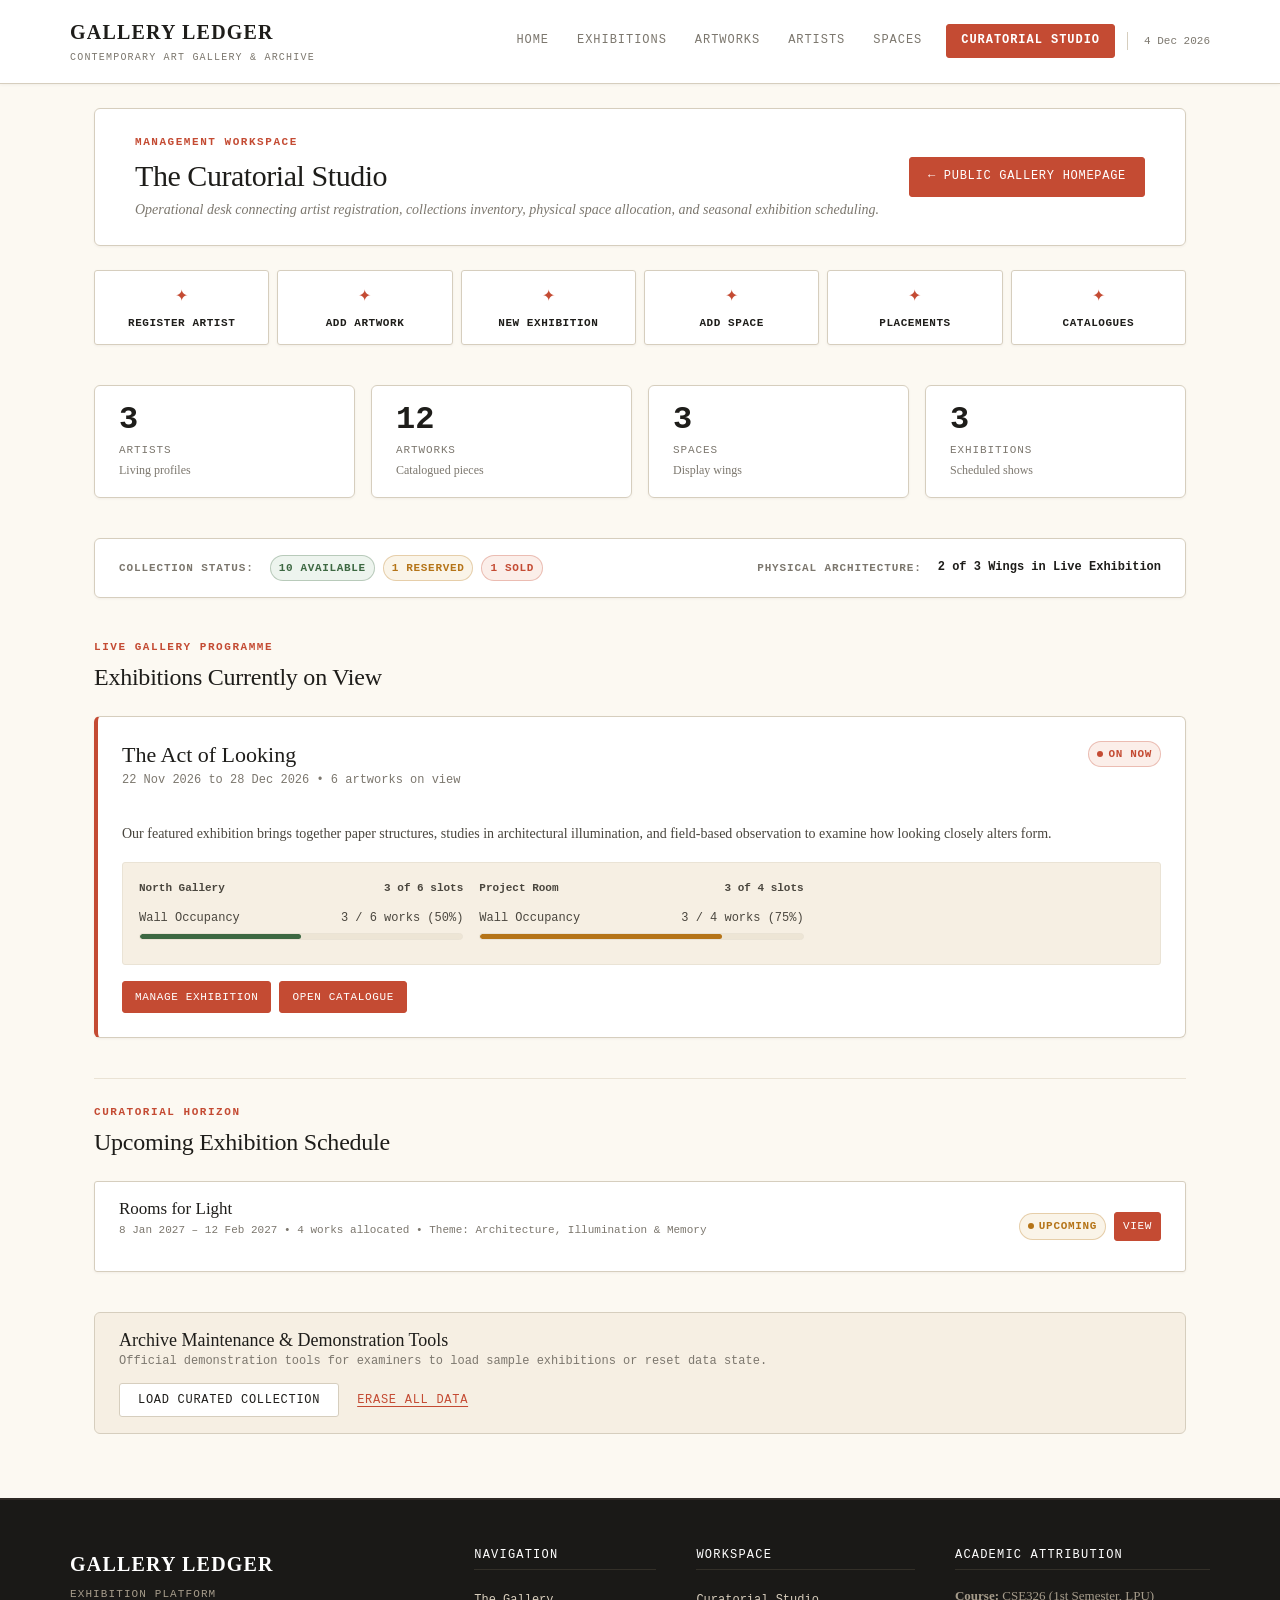
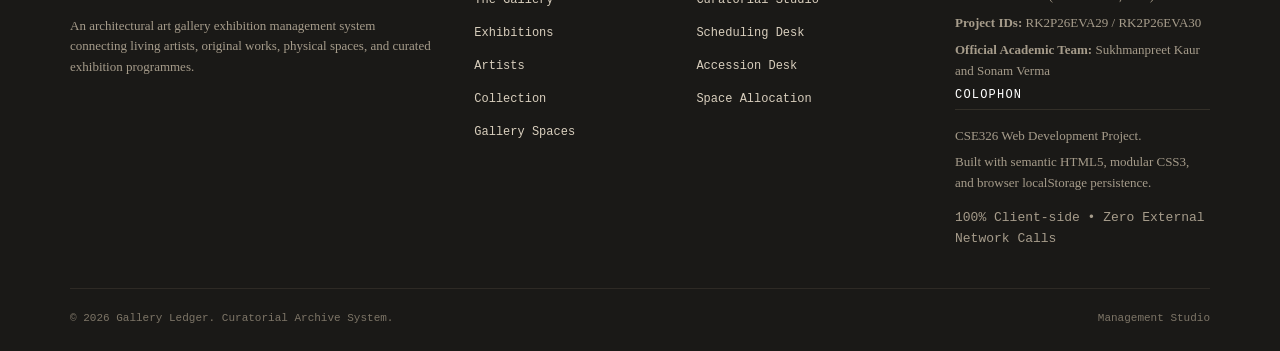
<file: dashboard.html>
<!DOCTYPE html>
<html lang="en">

<head>
  <meta charset="UTF-8">
  <meta name="viewport" content="width=device-width, initial-scale=1.0">
  <title>Curatorial Studio — Gallery Ledger</title>
  <link rel="stylesheet" href="css/style.css">
</head>

<body>
  <header>
    <nav id="nav"></nav>
  </header>

  <main class="animate-in">
    <!-- Studio Header -->
    <div class="studio-header">
      <div class="studio-header-title">
        <div class="section-tag">Management Workspace</div>
        <h1>The Curatorial Studio</h1>
        <p class="studio-header-sub">Operational desk connecting artist registration, collections inventory, physical
          space allocation, and seasonal exhibition scheduling.</p>
      </div>
      <div>
        <a href="index.html" class="btn secondary">&larr; Public Gallery Homepage</a>
      </div>
    </div>

    <div id="message" class="message"></div>

    <!-- Empty State -->
    <div id="empty-state" class="empty-curatorial" hidden>
      <h3>Archive Registry Empty</h3>
      <p>No gallery data found in local storage. You may register your first artist or load demonstration records.</p>
      <div style="display: flex; justify-content: center; gap: 12px; margin-top: 16px; flex-wrap: wrap;">
        <a href="artists.html?action=new" class="btn">Register First Artist</a>
        <button type="button" id="empty-load-sample-btn" class="secondary">Load Sample Collection</button>
      </div>
    </div>

    <!-- Populated Management Workspace -->
    <div id="dashboard-content" hidden>
      <!-- Quick Functional Management Actions -->
      <div class="studio-quick-grid">
        <a href="artists.html?action=new" class="studio-quick-btn">
          <span class="studio-quick-icon">✦</span>
          <span class="studio-quick-label">Register Artist</span>
        </a>
        <a href="artworks.html?action=new" class="studio-quick-btn">
          <span class="studio-quick-icon">✦</span>
          <span class="studio-quick-label">Add Artwork</span>
        </a>
        <a href="exhibitions.html?action=new" class="studio-quick-btn">
          <span class="studio-quick-icon">✦</span>
          <span class="studio-quick-label">New Exhibition</span>
        </a>
        <a href="spaces.html?action=new" class="studio-quick-btn">
          <span class="studio-quick-icon">✦</span>
          <span class="studio-quick-label">Add Space</span>
        </a>
        <a href="exhibitions.html" id="quick-placements-btn" class="studio-quick-btn">
          <span class="studio-quick-icon">✦</span>
          <span class="studio-quick-label">Placements</span>
        </a>
        <a href="catalogue.html" id="quick-catalogue-btn" class="studio-quick-btn">
          <span class="studio-quick-icon">✦</span>
          <span class="studio-quick-label">Catalogues</span>
        </a>
      </div>

      <!-- Core Archive Inventory Totals -->
      <div id="counts-row" class="count-row"></div>

      <!-- Operational Status & Artwork Breakdown -->
      <div id="operational-strip" class="operational-strip"></div>

      <!-- Currently on View Section -->
      <div class="section-header" style="margin-top: var(--sp-4);">
        <div class="section-tag">Live Gallery Programme</div>
        <h2>Exhibitions Currently on View</h2>
      </div>
      <div id="on-now-container" class="studio-exhibition-grid"></div>

      <hr>

      <!-- Upcoming Exhibition Schedule -->
      <div class="section-header">
        <div class="section-tag">Curatorial Horizon</div>
        <h2>Upcoming Exhibition Schedule</h2>
      </div>
      <div id="upcoming-container" class="studio-upcoming-list"></div>
    </div>

    <!-- Maintenance Well -->
    <div class="panel-well">
      <h3>Archive Maintenance &amp; Demonstration Tools</h3>
      <p class="label-meta">Official demonstration tools for examiners to load sample exhibitions or reset data state.
      </p>
      <div class="row-actions" style="margin-top: 12px; display: flex; gap: 12px;">
        <button type="button" id="load-sample-btn" class="secondary">Load Curated Collection</button>
        <button type="button" id="erase-all-btn" class="delete">Erase All Data</button>
      </div>
    </div>
  </main>

  <footer class="site-footer">
    <div class="footer-inner">
      <div class="footer-col">
        <span class="brand">GALLERY LEDGER</span>
        <span class="footer-tagline">Exhibition Platform</span>
        <p class="footer-about">An architectural art gallery exhibition management system connecting living artists,
          original works, physical spaces, and curated exhibition programmes.</p>
      </div>
      <div class="footer-col">
        <h4>Navigation</h4>
        <ul>
          <li><a href="index.html">The Gallery</a></li>
          <li><a href="exhibitions.html">Exhibitions</a></li>
          <li><a href="artists.html">Artists</a></li>
          <li><a href="artworks.html">Collection</a></li>
          <li><a href="spaces.html">Gallery Spaces</a></li>
        </ul>
      </div>
      <div class="footer-col">
        <h4>Workspace</h4>
        <ul>
          <li><a href="dashboard.html">Curatorial Studio</a></li>
          <li><a href="exhibitions.html">Scheduling Desk</a></li>
          <li><a href="artworks.html">Accession Desk</a></li>
          <li><a href="spaces.html">Space Allocation</a></li>
        </ul>
      </div>
      <div class="footer-col">
        <h4>Academic Attribution</h4>
        <p><strong>Course:</strong> CSE326 (1st Semester, LPU)</p>
        <p><strong>Project IDs:</strong> RK2P26EVA29 / RK2P26EVA30</p>
        <p><strong>Official Academic Team:</strong> Sukhmanpreet Kaur and Sonam Verma</p>

        <h4>Colophon</h4>
        <p>CSE326 Web Development Project.</p>
        <p>Built with semantic HTML5, modular CSS3, and browser localStorage persistence.</p>
        <p class="footer-built">100% Client-side &bull; Zero External Network Calls</p>
      </div>
    </div>
    <div class="footer-bottom">
      <span>&copy; 2026 Gallery Ledger. Curatorial Archive System.</span>
      <span>Management Studio</span>
    </div>
  </footer>

  <script src="js/demo-data.js"></script>
  <script src="js/storage.js"></script>
  <script src="js/ui.js"></script>
  <script src="js/dashboard.js"></script>
</body>

</html>
</file>
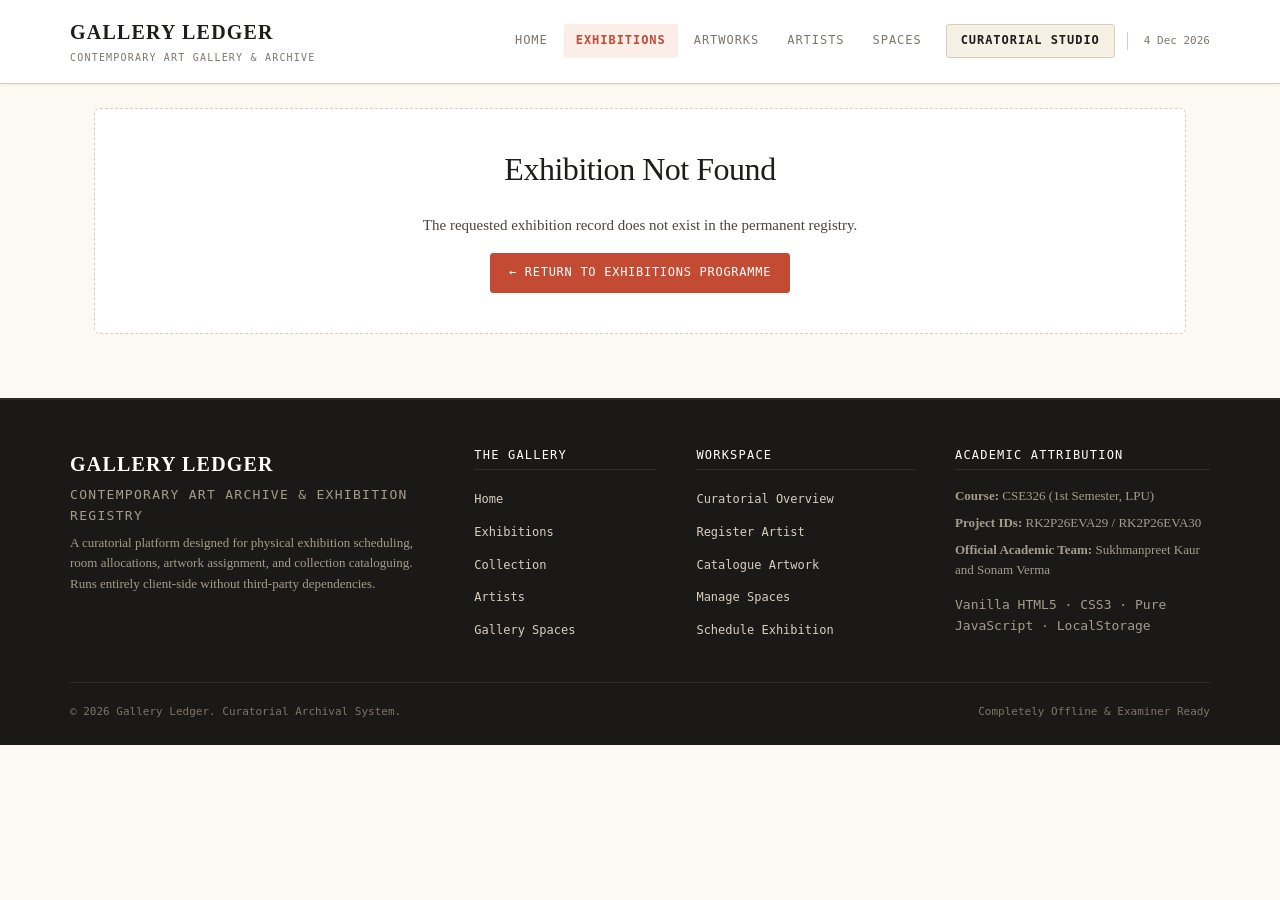
<file: exhibition.html>
<!DOCTYPE html>
<html lang="en">

<head>
  <meta charset="UTF-8">
  <meta name="viewport" content="width=device-width, initial-scale=1.0">
  <title>Exhibition Details - Gallery Ledger</title>
  <link rel="stylesheet" href="css/style.css">
</head>

<body>
  <header>
    <nav id="nav"></nav>
  </header>

  <main class="animate-in">
    <!-- Not Found State -->
    <div id="not-found" class="empty-curatorial" hidden>
      <h1>Exhibition Not Found</h1>
      <p>The requested exhibition record does not exist in the permanent registry.</p>
      <div style="margin-top:16px;">
        <a href="exhibitions.html" class="btn">&larr; Return to Exhibitions Programme</a>
      </div>
    </div>

    <!-- Active Exhibition Content View -->
    <div id="exhibition-view" hidden>
      <!-- Navigation Bar -->
      <div class="exhibition-header-nav">
        <a href="exhibitions.html" class="exhibition-nav-back">&larr; Exhibitions Programme</a>
        <div class="exhibition-nav-links">
          <a href="#" id="edit-exhibition-link" class="btn-secondary">Edit Exhibition</a>
          <a href="#" id="open-catalogue-link" class="btn-secondary">Open Catalogue</a>
          <a href="#placement-desk" class="btn">Assign Artwork &darr;</a>
        </div>
      </div>

      <div id="message" class="message"></div>

      <!-- Editorial Exhibition Hero Header -->
      <section class="exhibition-detail-hero">
        <div class="detail-hero-content">
          <div class="detail-hero-meta">
            <span id="exhibition-status"></span>
            <span id="exhibition-dates" class="detail-hero-dates"></span>
          </div>
          <h1 id="exhibition-title" class="detail-hero-title"></h1>
          <p id="exhibition-theme" class="detail-hero-theme"></p>
          <p id="exhibition-desc" class="detail-hero-desc"></p>
          <div class="detail-hero-actions">
            <a href="#" id="hero-catalogue-btn" class="btn">Open Curatorial Catalogue</a>
            <a href="#placement-desk" class="btn btn-secondary">Assign Artwork to Room</a>
          </div>
        </div>
        <div class="detail-hero-visual">
          <img id="exhibition-hero-img" src="img/hero-gallery.svg" alt="Exhibition visual plate">
        </div>
      </section>

      <!-- Catalogue Strip Banner -->
      <div class="catalogue-banner">
        <div class="catalogue-banner-text">
          <span class="catalogue-banner-title">Curatorial Publication &amp; Wall Placards</span>
          <span class="catalogue-banner-sub">Printable exhibition publication with running registry numbering and
            artwork valuations</span>
        </div>
        <div>
          <a href="#" id="banner-catalogue-btn" class="btn btn-secondary">Open Publication &rarr;</a>
        </div>
      </div>

      <!-- Placed Artworks Grouped by Gallery Display Room -->
      <section>
        <div class="section-header">
          <div class="section-tag">INSTALLATION OVERVIEW</div>
          <h2>Artworks on View by Gallery Room</h2>
          <p class="section-desc">Works positioned across designated gallery spaces with live wall occupancy tracking.
          </p>
        </div>
        <div id="rooms-container" class="exhibition-rooms-container"></div>
      </section>

      <!-- Curatorial Placement Desk -->
      <section class="curatorial-placement-desk" id="placement-desk">
        <div class="section-tag">CURATORIAL OFFICE</div>
        <h2>Assign Artwork to Display Room</h2>
        <p class="label-meta">
          Allocate catalogued pieces to gallery display rooms. The system validates that artworks are not sold, do not
          conflict with overlapping exhibition schedules, and that room physical capacities are maintained.
        </p>

        <form id="placement-form">
          <div class="placement-grid">
            <div class="field">
              <label for="placement-artwork">Eligible Artwork</label>
              <select id="placement-artwork" required></select>
            </div>

            <div class="field">
              <label for="placement-space">Available Display Space</label>
              <select id="placement-space" required></select>
            </div>
          </div>

          <div style="margin-top:16px;">
            <button type="submit" id="place-btn">Place Artwork in Room</button>
            <p id="disabled-reason" class="label-meta" style="color:var(--accent-vermilion); margin-top:8px;"></p>
          </div>
        </form>
      </section>
    </div>
  </main>

  <!-- Multi-column Curatorial Footer -->
  <footer class="site-footer">
    <div class="footer-inner">
      <div class="footer-col">
        <span class="brand">GALLERY LEDGER</span>
        <p class="footer-tagline">Contemporary Art Archive &amp; Exhibition Registry</p>
        <p class="footer-about">
          A curatorial platform designed for physical exhibition scheduling, room allocations, artwork assignment, and
          collection cataloguing. Runs entirely client-side without third-party dependencies.
        </p>
      </div>
      <div class="footer-col">
        <h4>The Gallery</h4>
        <ul>
          <li><a href="index.html">Home</a></li>
          <li><a href="exhibitions.html">Exhibitions</a></li>
          <li><a href="artworks.html">Collection</a></li>
          <li><a href="artists.html">Artists</a></li>
          <li><a href="spaces.html">Gallery Spaces</a></li>
        </ul>
      </div>
      <div class="footer-col">
        <h4>Workspace</h4>
        <ul>
          <li><a href="dashboard.html">Curatorial Overview</a></li>
          <li><a href="artists.html">Register Artist</a></li>
          <li><a href="artworks.html">Catalogue Artwork</a></li>
          <li><a href="spaces.html">Manage Spaces</a></li>
          <li><a href="exhibitions.html">Schedule Exhibition</a></li>
        </ul>
      </div>
      <div class="footer-col">
        <h4>Academic Attribution</h4>
        <p><strong>Course:</strong> CSE326 (1st Semester, LPU)</p>
        <p><strong>Project IDs:</strong> RK2P26EVA29 / RK2P26EVA30</p>
        <p><strong>Official Academic Team:</strong> Sukhmanpreet Kaur and Sonam Verma</p>

        <p class="footer-built">Vanilla HTML5 · CSS3 · Pure JavaScript · LocalStorage</p>
      </div>
    </div>
    <div class="footer-bottom">
      <span>&copy; 2026 Gallery Ledger. Curatorial Archival System.</span>
      <span>Completely Offline &amp; Examiner Ready</span>
    </div>
  </footer>

  <script src="js/demo-data.js"></script>
  <script src="js/storage.js"></script>
  <script src="js/ui.js"></script>
  <script src="js/exhibition.js"></script>
</body>

</html>
</file>
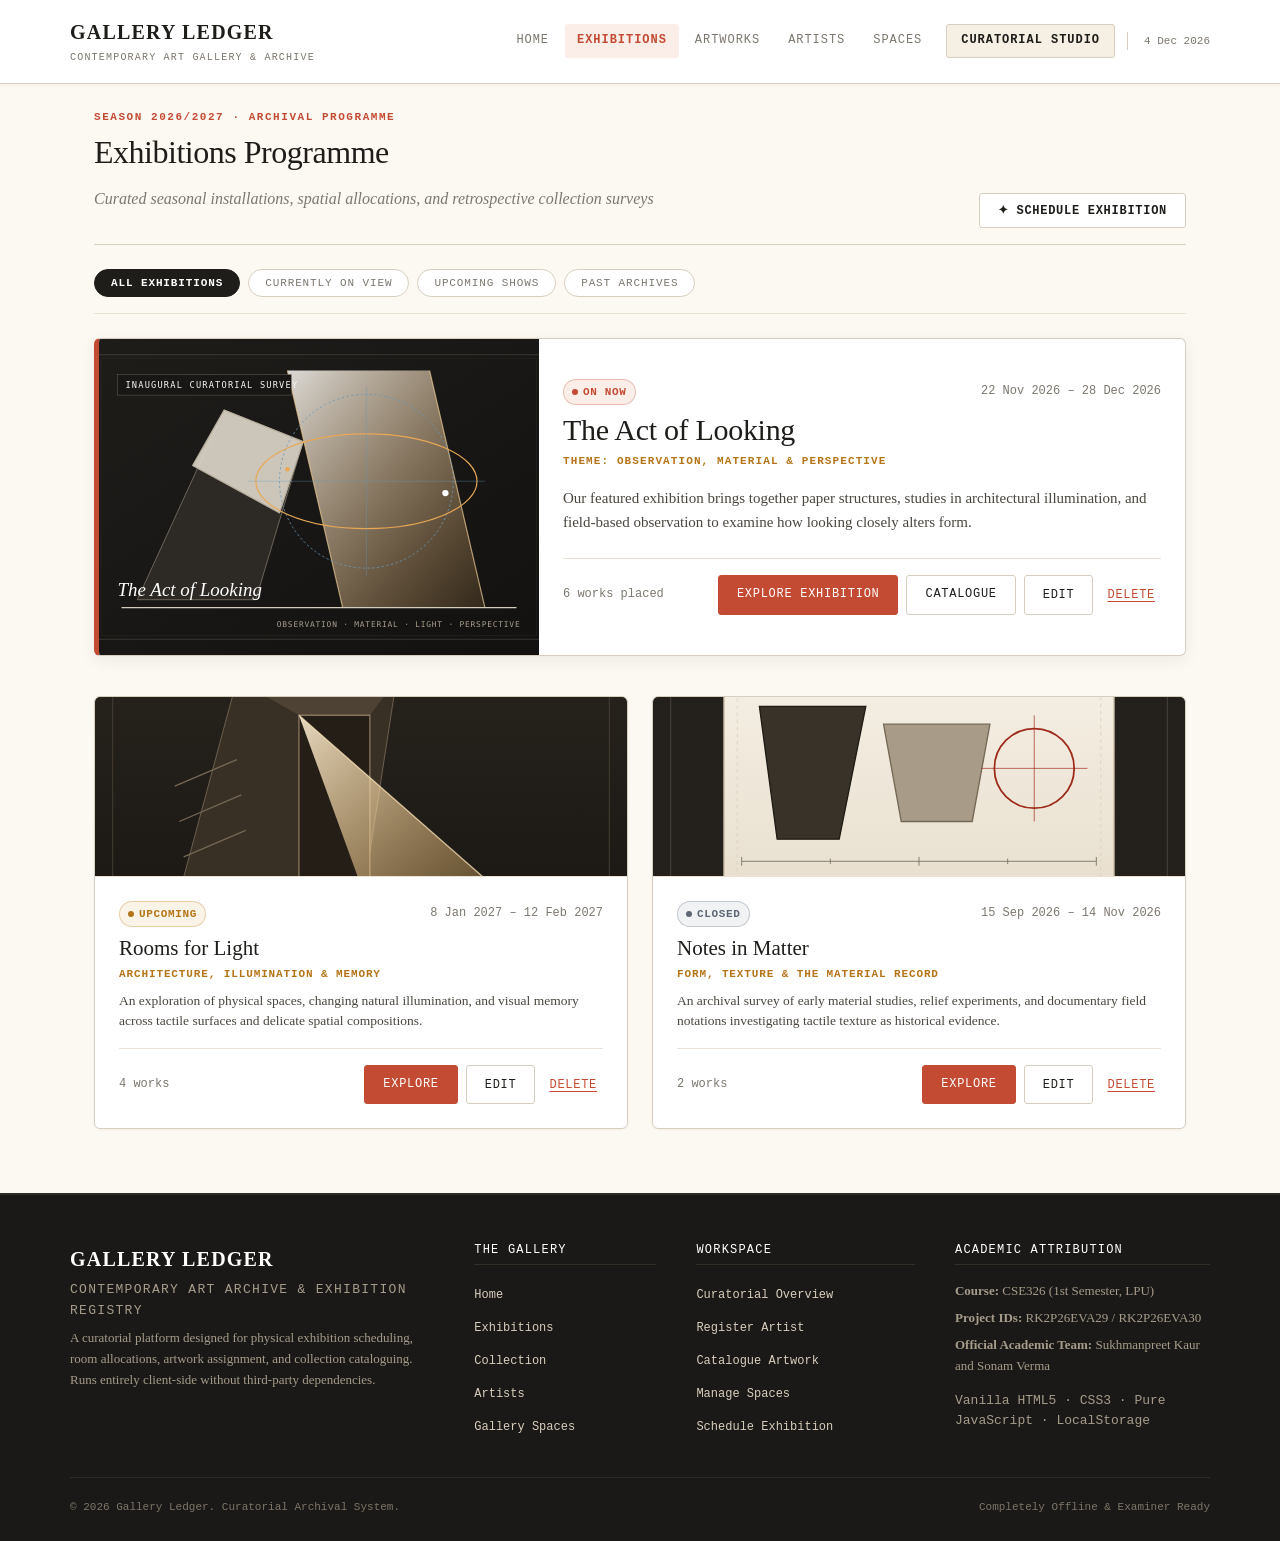
<file: exhibitions.html>
<!DOCTYPE html>
<html lang="en">

<head>
  <meta charset="UTF-8">
  <meta name="viewport" content="width=device-width, initial-scale=1.0">
  <title>Exhibitions Programme - Gallery Ledger</title>
  <link rel="stylesheet" href="css/style.css">
</head>

<body>
  <header>
    <nav id="nav"></nav>
  </header>

  <main class="animate-in">
    <!-- Editorial Page Introduction -->
    <div class="exhibitions-intro">
      <div class="exhibitions-header-row">
        <div>
          <div class="section-tag">SEASON 2026/2027 · ARCHIVAL PROGRAMME</div>
          <h1>Exhibitions Programme</h1>
          <p class="page-subtitle">Curated seasonal installations, spatial allocations, and retrospective collection
            surveys</p>
        </div>
        <div>
          <button type="button" id="toggle-admin-btn" class="btn admin-toggle-btn">✦ Schedule Exhibition</button>
        </div>
      </div>
    </div>

    <div id="message" class="message"></div>

    <!-- Collapsible Curatorial Scheduling Desk -->
    <div id="admin-panel" class="admin-panel" hidden>
      <h2 id="form-heading">Schedule New Exhibition</h2>
      <p class="label-meta" style="margin-top:-6px; margin-bottom:16px;">Curatorial office tool to schedule exhibition
        dates, themes, and archival descriptions with automatic overlap protection.</p>

      <form id="exhibition-form">
        <input type="hidden" id="exhibition-id" value="">
        <div class="admin-grid">
          <div>
            <div class="field">
              <label for="exhibition-title">Exhibition Title</label>
              <input type="text" id="exhibition-title" placeholder="e.g. Modern Relief & Architecture" required>
            </div>
            <div class="field">
              <label for="exhibition-theme">Curatorial Theme</label>
              <input type="text" id="exhibition-theme" placeholder="e.g. Contemporary Graphics & Monotypes">
            </div>
            <div class="field">
              <label for="exhibition-description">Curatorial Description</label>
              <textarea id="exhibition-description" maxlength="400"
                placeholder="Exhibition statement, curatorial premise, and historical context (max 400 characters)"></textarea>
            </div>
          </div>

          <div>
            <div class="field">
              <label for="exhibition-start">Start Date</label>
              <input type="date" id="exhibition-start" required>
            </div>
            <div class="field">
              <label for="exhibition-end">End Date</label>
              <input type="date" id="exhibition-end" required>
            </div>
            <div class="field" style="margin-top:10px;">
              <p class="label-meta"><strong>Scheduling Policy:</strong> End date must not precede start date.
                Overlapping dates with existing placements across rooms and artworks are checked on save.</p>
            </div>
          </div>
        </div>

        <div class="admin-actions">
          <button type="submit" id="submit-btn">Save Exhibition</button>
          <button type="button" id="cancel-btn" class="secondary" hidden>Cancel</button>
        </div>
      </form>
    </div>

    <!-- Curatorial Filter Navigation Bar -->
    <div class="filter-bar" id="filter-bar">
      <button type="button" class="filter-btn active" data-filter="all">All Exhibitions</button>
      <button type="button" class="filter-btn" data-filter="on-now">Currently on View</button>
      <button type="button" class="filter-btn" data-filter="upcoming">Upcoming Shows</button>
      <button type="button" class="filter-btn" data-filter="closed">Past Archives</button>
    </div>

    <!-- Featured Exhibition Spotlight -->
    <div id="featured-showcase-container"></div>

    <!-- Exhibitions Directory Grid -->
    <div id="directory-grid-container" class="directory-grid"></div>

    <!-- Empty State -->
    <div id="empty-state" class="empty-curatorial" hidden>
      <h3>No Exhibitions Found</h3>
      <p>There are no exhibitions matching the active filter selection in the permanent registry.</p>
      <div style="margin-top:16px;">
        <button type="button" id="empty-schedule-btn" class="btn">Schedule an Exhibition</button>
      </div>
    </div>
  </main>

  <!-- Multi-column Curatorial Footer -->
  <footer class="site-footer">
    <div class="footer-inner">
      <div class="footer-col">
        <span class="brand">GALLERY LEDGER</span>
        <p class="footer-tagline">Contemporary Art Archive &amp; Exhibition Registry</p>
        <p class="footer-about">
          A curatorial platform designed for physical exhibition scheduling, room allocations, artwork assignment, and
          collection cataloguing. Runs entirely client-side without third-party dependencies.
        </p>
      </div>
      <div class="footer-col">
        <h4>The Gallery</h4>
        <ul>
          <li><a href="index.html">Home</a></li>
          <li><a href="exhibitions.html">Exhibitions</a></li>
          <li><a href="artworks.html">Collection</a></li>
          <li><a href="artists.html">Artists</a></li>
          <li><a href="spaces.html">Gallery Spaces</a></li>
        </ul>
      </div>
      <div class="footer-col">
        <h4>Workspace</h4>
        <ul>
          <li><a href="dashboard.html">Curatorial Overview</a></li>
          <li><a href="artists.html">Register Artist</a></li>
          <li><a href="artworks.html">Catalogue Artwork</a></li>
          <li><a href="spaces.html">Manage Spaces</a></li>
          <li><a href="exhibitions.html">Schedule Exhibition</a></li>
        </ul>
      </div>
      <div class="footer-col">
        <h4>Academic Attribution</h4>
        <p><strong>Course:</strong> CSE326 (1st Semester, LPU)</p>
        <p><strong>Project IDs:</strong> RK2P26EVA29 / RK2P26EVA30</p>
        <p><strong>Official Academic Team:</strong> Sukhmanpreet Kaur and Sonam Verma</p>

        <p class="footer-built">Vanilla HTML5 · CSS3 · Pure JavaScript · LocalStorage</p>
      </div>
    </div>
    <div class="footer-bottom">
      <span>&copy; 2026 Gallery Ledger. Curatorial Archival System.</span>
      <span>Completely Offline &amp; Examiner Ready</span>
    </div>
  </footer>

  <script src="js/demo-data.js"></script>
  <script src="js/storage.js"></script>
  <script src="js/ui.js"></script>
  <script src="js/exhibitions.js"></script>
</body>

</html>
</file>
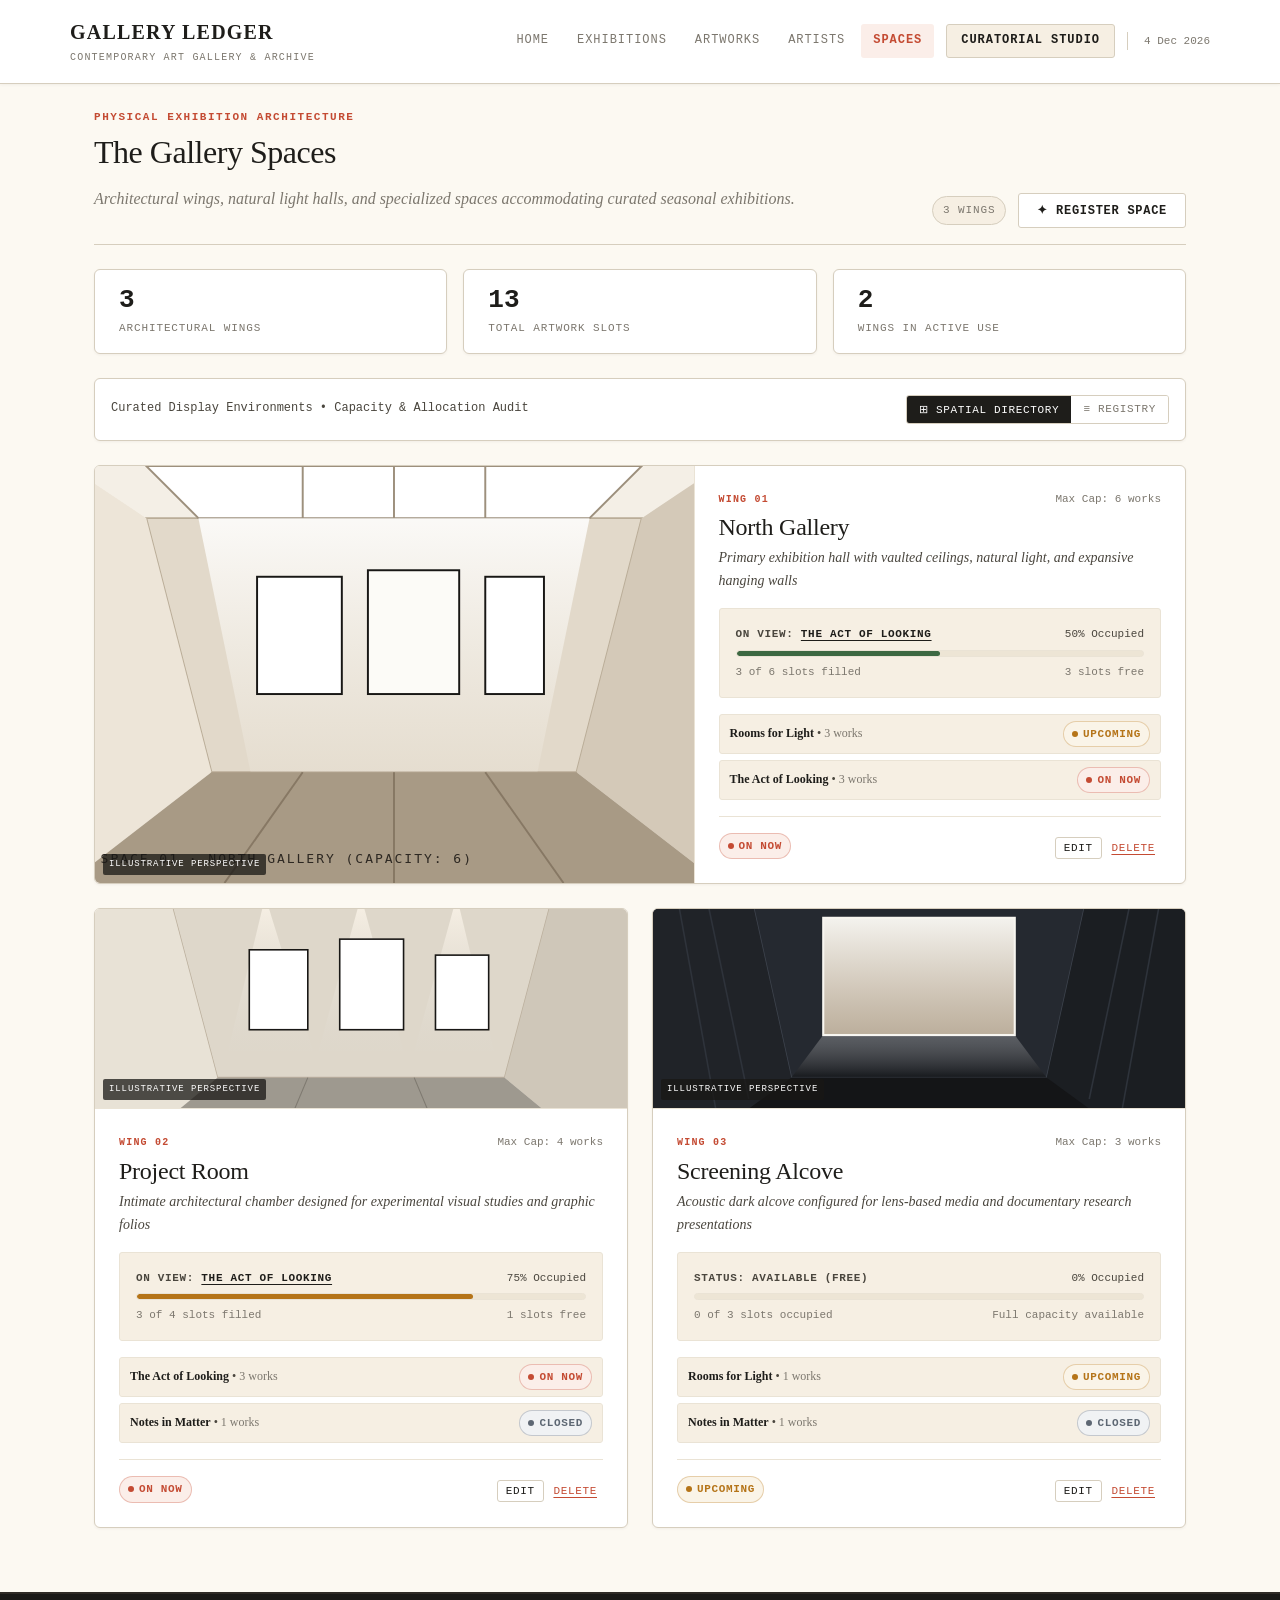
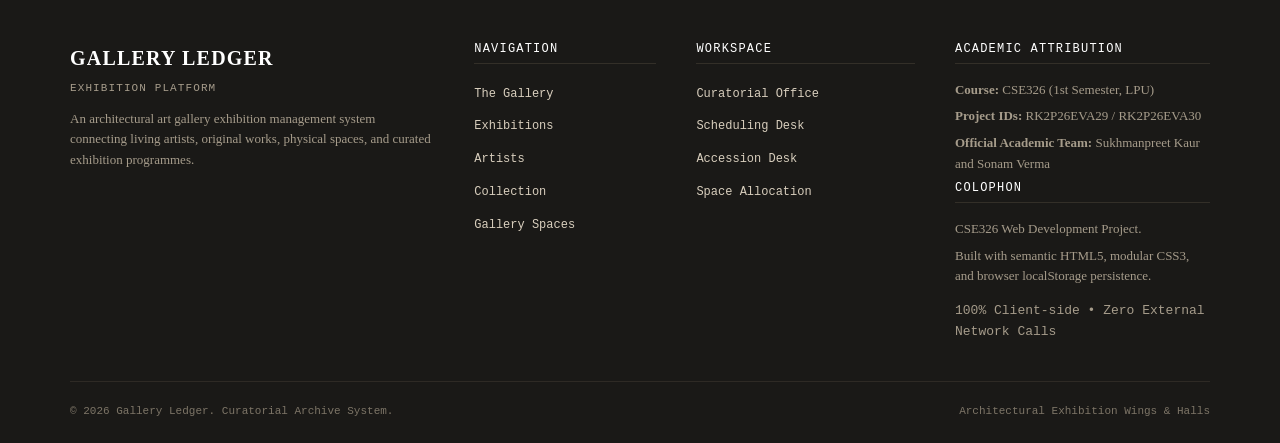
<file: spaces.html>
<!DOCTYPE html>
<html lang="en">

<head>
  <meta charset="UTF-8">
  <meta name="viewport" content="width=device-width, initial-scale=1.0">
  <title>The Gallery Spaces — Gallery Ledger</title>
  <link rel="stylesheet" href="css/style.css">
</head>

<body>
  <header>
    <nav id="nav"></nav>
  </header>

  <main>
    <div class="collection-intro">
      <div class="collection-header-row">
        <div>
          <div class="section-tag">Physical Exhibition Architecture</div>
          <h1>The Gallery Spaces</h1>
          <p class="page-subtitle">Architectural wings, natural light halls, and specialized spaces accommodating
            curated seasonal exhibitions.</p>
        </div>
        <div style="display: flex; gap: 12px; align-items: center;">
          <span id="spaces-count" class="collection-count-pill">0 Wings</span>
          <button type="button" id="toggle-admin-btn" class="admin-toggle-btn">✦ Register Space</button>
        </div>
      </div>
    </div>

    <!-- Architectural Live Metrics Strip -->
    <div class="spaces-stats-strip">
      <div class="spaces-stat-card">
        <span id="stat-total-spaces" class="spaces-stat-num">0</span>
        <span class="spaces-stat-lbl">Architectural Wings</span>
      </div>
      <div class="spaces-stat-card">
        <span id="stat-total-capacity" class="spaces-stat-num">0</span>
        <span class="spaces-stat-lbl">Total Artwork Slots</span>
      </div>
      <div class="spaces-stat-card">
        <span id="stat-active-spaces" class="spaces-stat-num">0</span>
        <span class="spaces-stat-lbl">Wings in Active Use</span>
      </div>
    </div>

    <div id="message" class="message"></div>

    <!-- Collapsible Space Allocation Desk -->
    <div id="admin-panel" class="admin-panel" hidden>
      <h2 id="form-heading">Add space</h2>
      <form id="space-form">
        <input type="hidden" id="space-id" value="">

        <div class="admin-grid">
          <div class="field">
            <label for="space-name">Space Name</label>
            <input type="text" id="space-name" placeholder="e.g. North Hall" required>
          </div>

          <div class="field">
            <label for="space-capacity">Artwork Capacity (1–100)</label>
            <input type="number" id="space-capacity" min="1" max="100" placeholder="e.g. 4" required>
          </div>
        </div>

        <div class="field">
          <label for="space-note">Architectural & Curatorial Notes</label>
          <textarea id="space-note"
            placeholder="e.g. Vaulted natural skylight truss; suitable for large canvas works..."></textarea>
        </div>

        <div class="admin-actions">
          <button type="submit" id="submit-btn">Add space</button>
          <button type="button" id="cancel-btn" class="secondary">Cancel</button>
        </div>
      </form>
    </div>

    <!-- View Switcher Toolbar -->
    <div class="collection-toolbar">
      <div style="font-family: var(--font-mono); font-size: 12px; color: var(--ink-secondary);">
        Curated Display Environments &bull; Capacity &amp; Allocation Audit
      </div>

      <div class="view-toggle">
        <button type="button" id="view-grid-btn" class="view-btn active" title="Architectural Directory"
          data-action="view-grid">⊞ Spatial Directory</button>
        <button type="button" id="view-table-btn" class="view-btn" title="Staff Registry Table"
          data-action="view-table">≡ Registry</button>
      </div>
    </div>

    <!-- Spatial Directory Grid (Default View) -->
    <div id="spaces-grid" class="spaces-directory-grid"></div>

    <!-- Staff Tabular Registry View (Toggled View) -->
    <div id="table-view" class="inventory-view-container" hidden>
      <div class="inventory-table-header">
        <h3>Archival Space Registry</h3>
        <span class="collection-count-pill" id="registry-count"></span>
      </div>
      <div style="overflow-x: auto;">
        <table>
          <thead>
            <tr>
              <th>Wing / Room Name</th>
              <th class="num">Capacity</th>
              <th>Architectural Notes</th>
              <th>Current Allocation</th>
              <th>Actions</th>
            </tr>
          </thead>
          <tbody id="spaces-table-body"></tbody>
        </table>
      </div>
    </div>

    <!-- Empty State -->
    <div id="empty-state" class="empty-curatorial" hidden>
      <h3>No gallery spaces registered</h3>
      <p>No architectural display rooms or halls have been defined in the archive yet.</p>
      <button type="button" id="empty-register-btn" class="secondary" data-action="toggle-admin">Register First
        Space</button>
    </div>
  </main>

  <footer class="site-footer">
    <div class="footer-inner">
      <div class="footer-col">
        <span class="brand">GALLERY LEDGER</span>
        <span class="footer-tagline">Exhibition Platform</span>
        <p class="footer-about">An architectural art gallery exhibition management system connecting living artists,
          original works, physical spaces, and curated exhibition programmes.</p>
      </div>
      <div class="footer-col">
        <h4>Navigation</h4>
        <ul>
          <li><a href="index.html">The Gallery</a></li>
          <li><a href="exhibitions.html">Exhibitions</a></li>
          <li><a href="artists.html">Artists</a></li>
          <li><a href="artworks.html">Collection</a></li>
          <li><a href="spaces.html">Gallery Spaces</a></li>
        </ul>
      </div>
      <div class="footer-col">
        <h4>Workspace</h4>
        <ul>
          <li><a href="dashboard.html">Curatorial Office</a></li>
          <li><a href="exhibitions.html">Scheduling Desk</a></li>
          <li><a href="artworks.html">Accession Desk</a></li>
          <li><a href="spaces.html">Space Allocation</a></li>
        </ul>
      </div>
      <div class="footer-col">
        <h4>Academic Attribution</h4>
        <p><strong>Course:</strong> CSE326 (1st Semester, LPU)</p>
        <p><strong>Project IDs:</strong> RK2P26EVA29 / RK2P26EVA30</p>
        <p><strong>Official Academic Team:</strong> Sukhmanpreet Kaur and Sonam Verma</p>

        <h4>Colophon</h4>
        <p>CSE326 Web Development Project.</p>
        <p>Built with semantic HTML5, modular CSS3, and browser localStorage persistence.</p>
        <p class="footer-built">100% Client-side &bull; Zero External Network Calls</p>
      </div>
    </div>
    <div class="footer-bottom">
      <span>&copy; 2026 Gallery Ledger. Curatorial Archive System.</span>
      <span>Architectural Exhibition Wings &amp; Halls</span>
    </div>
  </footer>

  <script src="js/demo-data.js"></script>
  <script src="js/storage.js"></script>
  <script src="js/ui.js"></script>
  <script src="js/spaces.js"></script>
</body>

</html>
</file>
<file: css/style.css>
/* Gallery Ledger Design System — Warm Contemporary Gallery Aesthetic */
:root {
  --bg-vellum: #fcf9f2;
  --bg-surface: #ffffff;
  --bg-surface-warm: #f6efe3;
  --bg-inset: #ede5d5;
  --ink-primary: #1e1d1a;
  --ink-secondary: #4a463e;
  --ink-muted: #7c776e;
  --border-light: #eae3d5;
  --border-medium: #d6cebe;
  --border-strong: #2c2824;
  --accent-terracotta: #c44b33;
  --accent-terracotta-subtle: #fbeee9;
  --accent-terracotta-hover: #a83822;
  --accent-vermilion: var(--accent-terracotta);
  --accent-vermilion-subtle: var(--accent-terracotta-subtle);
  --accent-ochre: #b57418;
  --accent-ochre-subtle: #faf4e8;
  --accent-sage: #3d6842;
  --accent-sage-subtle: #edf4ee;
  --accent-slate: #5d6773;
  --accent-slate-subtle: #f0f2f4;
  --paper: var(--bg-vellum);
  --ink: var(--ink-primary);
  --muted: var(--ink-muted);
  --line: var(--border-medium);
  --accent: var(--accent-terracotta);
  --font-serif: "Playfair Display", "Didot", "Georgia", serif;
  --font-reading: "Charter", "Palatino", "Georgia", serif;
  --font-mono: ui-monospace, "Cascadia Code", "Menlo", monospace;
  --shadow-sm: 0 1px 3px rgba(30, 29, 26, 0.05);
  --shadow-md: 0 4px 16px rgba(30, 29, 26, 0.07);
  --shadow-hover: 0 8px 26px rgba(30, 29, 26, 0.11);
  --radius-sm: 3px;
  --radius-md: 6px;
  --radius-pill: 999px;
  --ease: cubic-bezier(0.16, 1, 0.3, 1);
  --sp-1: 4px; --sp-2: 8px; --sp-3: 16px; --sp-4: 24px; --sp-5: 40px;
}

* { box-sizing: border-box; margin: 0; padding: 0; }
body { background: var(--bg-vellum); color: var(--ink-secondary); font-family: var(--font-reading); font-size: 15px; line-height: 1.65; -webkit-font-smoothing: antialiased; }
h1, h2, h3, h4 { font-family: var(--font-serif); font-weight: normal; color: var(--ink-primary); line-height: 1.25; }
h1 { font-size: 32px; letter-spacing: -0.015em; margin-bottom: var(--sp-4); }
h2 { font-size: 24px; letter-spacing: -0.01em; margin-bottom: var(--sp-2); }
h3 { font-size: 18px; }
p { margin-bottom: var(--sp-3); }
a { color: var(--ink-primary); text-decoration: underline; text-underline-offset: 3px; transition: color 0.15s var(--ease); }
a:hover { color: var(--accent-terracotta); }
hr { border: 0; border-top: 1px solid var(--border-light); margin: var(--sp-4) 0; }

/* Header & Masthead Navigation */
header { background: var(--bg-surface); border-bottom: 1px solid var(--border-medium); padding: var(--sp-3) var(--sp-4); position: sticky; top: 0; z-index: 100; box-shadow: var(--shadow-sm); }
nav { max-width: 1140px; margin: 0 auto; display: flex; justify-content: space-between; align-items: center; flex-wrap: wrap; gap: var(--sp-2); }
.brand-block { display: flex; flex-direction: column; text-decoration: none; }
.brand { font-family: var(--font-serif); font-size: 20px; font-weight: bold; letter-spacing: 0.06em; color: var(--ink-primary); }
.brand-sub { font-family: var(--font-mono); font-size: 10px; text-transform: uppercase; letter-spacing: 0.12em; color: var(--ink-muted); margin-top: 1px; }

/* Navigation links & mobile toggle */
.nav-links { display: flex; gap: var(--sp-1); align-items: center; }
.nav-links a { font-family: var(--font-mono); font-size: 12px; text-transform: uppercase; letter-spacing: 0.08em; text-decoration: none; color: var(--ink-muted); padding: 7px 12px; border-radius: var(--radius-sm); transition: all 0.15s var(--ease); }
.nav-links a:hover { color: var(--ink-primary); background: var(--bg-surface-warm); }
.nav-links a.active { color: var(--accent-terracotta); font-weight: bold; background: var(--accent-terracotta-subtle); }
.nav-workspace-link { font-family: var(--font-mono); font-size: 11px; text-transform: uppercase; letter-spacing: 0.08em; text-decoration: none; color: var(--ink-primary) !important; background: var(--bg-surface-warm); border: 1px solid var(--border-medium); padding: 6px 14px !important; border-radius: var(--radius-sm); font-weight: bold; margin-left: var(--sp-2); transition: all 0.15s var(--ease); }
.nav-workspace-link:hover { background: var(--ink-primary) !important; color: #ffffff !important; border-color: var(--ink-primary); }
.nav-workspace-link.active { background: var(--accent-terracotta) !important; color: #ffffff !important; border-color: var(--accent-terracotta); }
.nav-date { font-family: var(--font-mono); font-size: 11px; color: var(--ink-muted); border-left: 1px solid var(--border-medium); padding-left: var(--sp-3); margin-left: var(--sp-2); }

.nav-toggle { display: none; background: transparent; border: 1px solid var(--border-medium); border-radius: var(--radius-sm); padding: 7px 10px; cursor: pointer; flex-direction: column; gap: 4px; }
.nav-toggle-bar { width: 20px; height: 2px; background: var(--ink-primary); display: block; border-radius: 1px; }

/* Main Layout & Section Containers */
main { max-width: 1140px; margin: var(--sp-4) auto; padding: 0 var(--sp-4); }
.page-intro { border-bottom: 1px solid var(--border-medium); padding-bottom: var(--sp-3); margin-bottom: var(--sp-4); }
.page-subtitle { font-family: var(--font-reading); font-style: italic; font-size: 16px; color: var(--ink-muted); margin-top: -10px; }
.split { display: grid; grid-template-columns: 340px 1fr; gap: var(--sp-5); align-items: start; }

/* ========================================================
   ANIMATION SYSTEM: ENTRANCE & SCROLL REVEALS
   ======================================================== */

@keyframes heroFadeUp {
  from { opacity: 0; transform: translateY(18px); }
  to { opacity: 1; transform: translateY(0); }
}

.reveal-on-scroll {
  opacity: 0;
  transform: translateY(22px);
  transition: opacity 0.6s var(--ease), transform 0.6s var(--ease);
}
.reveal-on-scroll.is-revealed {
  opacity: 1;
  transform: translateY(0);
}

/* ========================================================
   HOMEPAGE: WARM EDITORIAL HERO & PUBLIC SECTIONS
   ======================================================== */

.home-hero { display: grid; grid-template-columns: 1.15fr 0.85fr; gap: var(--sp-5); align-items: center; padding: 44px 0 52px; border-bottom: 1px solid var(--border-light); }
.hero-content { display: flex; flex-direction: column; }
.hero-eyebrow { display: inline-flex; align-items: center; gap: 8px; font-family: var(--font-mono); font-size: 11px; text-transform: uppercase; letter-spacing: 0.14em; color: var(--accent-terracotta); margin-bottom: var(--sp-3); font-weight: bold; animation: heroFadeUp 0.6s var(--ease) 0.05s backwards; }
.hero-title { font-family: var(--font-serif); font-size: 52px; line-height: 1.1; letter-spacing: -0.025em; color: var(--ink-primary); margin-bottom: var(--sp-3); font-weight: 400; animation: heroFadeUp 0.7s var(--ease) 0.15s backwards; }
.hero-lede { font-family: var(--font-reading); font-size: 17px; line-height: 1.68; color: var(--ink-secondary); margin-bottom: var(--sp-4); max-width: 580px; animation: heroFadeUp 0.7s var(--ease) 0.25s backwards; }
.hero-actions { display: flex; gap: var(--sp-3); margin-bottom: var(--sp-4); flex-wrap: wrap; animation: heroFadeUp 0.7s var(--ease) 0.35s backwards; }
.hero-ticker { display: grid; grid-template-columns: repeat(4, 1fr); gap: var(--sp-2); border-top: 1px solid var(--border-medium); padding-top: var(--sp-3); margin-top: var(--sp-2); animation: heroFadeUp 0.7s var(--ease) 0.45s backwards; }
.ticker-item { display: flex; flex-direction: column; }
.ticker-num { font-family: var(--font-mono); font-size: 22px; font-weight: bold; color: var(--ink-primary); line-height: 1.2; }
.ticker-lbl { font-family: var(--font-mono); font-size: 10px; text-transform: uppercase; letter-spacing: 0.06em; color: var(--ink-muted); margin-top: 2px; }

.hero-visual-frame { background: var(--bg-surface); border: 1px solid var(--border-medium); padding: 14px; border-radius: var(--radius-md); box-shadow: var(--shadow-md); position: relative; animation: heroFadeUp 0.8s var(--ease) 0.2s backwards; }
.hero-img { width: 100%; height: auto; display: block; border-radius: var(--radius-sm); border: 1px solid var(--border-light); transition: transform 0.4s var(--ease); }
.hero-visual-frame:hover .hero-img { transform: scale(1.015); }
.hero-visual-caption { display: flex; justify-content: space-between; font-family: var(--font-mono); font-size: 10px; letter-spacing: 0.1em; text-transform: uppercase; color: var(--ink-muted); margin-top: 10px; padding: 0 4px; }

/* Curatorial Statement Ribbon */
.curatorial-ribbon { background: #24221f; color: var(--bg-vellum); padding: 14px var(--sp-4); font-family: var(--font-mono); font-size: 11px; letter-spacing: 0.14em; text-transform: uppercase; border-radius: var(--radius-sm); display: flex; justify-content: space-around; flex-wrap: wrap; gap: var(--sp-3); margin: var(--sp-4) 0 60px; box-shadow: var(--shadow-sm); }
.curatorial-ribbon span { opacity: 0.92; }

/* Generic Homepage Section Architecture */
.home-section { margin-bottom: 64px; }
.section-header { margin-bottom: var(--sp-4); }
.section-tag { font-family: var(--font-mono); font-size: 11px; text-transform: uppercase; letter-spacing: 0.14em; color: var(--accent-terracotta); font-weight: bold; margin-bottom: 6px; }
.section-desc { font-family: var(--font-reading); font-style: italic; font-size: 15px; color: var(--ink-muted); margin-top: -4px; margin-bottom: 0; }
.section-cta-row { text-align: center; margin-top: var(--sp-4); }

/* Section 01: Featured Exhibitions */
.home-exhibitions-grid { display: flex; flex-direction: column; gap: var(--sp-4); }
.exhibition-card { display: grid; grid-template-columns: 340px 1fr; background: var(--bg-surface); border: 1px solid var(--border-medium); border-radius: var(--radius-md); overflow: hidden; box-shadow: var(--shadow-sm); transition: transform 0.25s var(--ease), box-shadow 0.25s var(--ease); }
.exhibition-card:hover { transform: translateY(-3px); box-shadow: var(--shadow-hover); }
.card-media { background: var(--bg-surface-warm); position: relative; overflow: hidden; }
.card-media img { width: 100%; height: 100%; object-fit: cover; display: block; min-height: 240px; transition: transform 0.4s var(--ease); }
.exhibition-card:hover .card-media img { transform: scale(1.025); }
.card-body { padding: 28px; display: flex; flex-direction: column; justify-content: space-between; }
.card-meta { display: flex; justify-content: space-between; align-items: center; margin-bottom: var(--sp-2); flex-wrap: wrap; gap: 8px; }
.card-dates { font-family: var(--font-mono); font-size: 12px; color: var(--ink-muted); }
.card-title { font-family: var(--font-serif); font-size: 26px; line-height: 1.2; margin-bottom: 6px; }
.card-title a { text-decoration: none; color: var(--ink-primary); }
.card-title a:hover { color: var(--accent-terracotta); text-decoration: underline; }
.card-theme { font-family: var(--font-mono); font-size: 11px; text-transform: uppercase; letter-spacing: 0.08em; color: var(--accent-ochre); margin-bottom: var(--sp-2); font-weight: bold; }
.card-desc { font-size: 14.5px; color: var(--ink-secondary); line-height: 1.6; margin-bottom: var(--sp-4); }
.card-foot { display: flex; justify-content: space-between; align-items: center; border-top: 1px solid var(--border-light); padding-top: var(--sp-3); margin-top: auto; flex-wrap: wrap; gap: var(--sp-2); }
.card-count { font-family: var(--font-mono); font-size: 12px; color: var(--ink-muted); }
.card-actions { display: flex; gap: var(--sp-2); }

/* Section 02: Curated Artworks Grid */
.home-artworks-grid { display: grid; grid-template-columns: repeat(3, 1fr); gap: var(--sp-4); }
.artwork-card { background: var(--bg-surface); border: 1px solid var(--border-medium); border-radius: var(--radius-md); overflow: hidden; box-shadow: var(--shadow-sm); transition: transform 0.25s var(--ease), box-shadow 0.25s var(--ease); display: flex; flex-direction: column; }
.artwork-card:hover { transform: translateY(-4px); box-shadow: var(--shadow-hover); }
.art-media { background: var(--bg-surface-warm); border-bottom: 1px solid var(--border-light); overflow: hidden; }
.art-media img { width: 100%; height: 190px; object-fit: cover; display: block; transition: transform 0.4s var(--ease); }
.artwork-card:hover .art-media img { transform: scale(1.03); }
.art-body { padding: var(--sp-3); display: flex; flex-direction: column; flex-grow: 1; }
.art-top { display: flex; justify-content: space-between; align-items: center; margin-bottom: 8px; }
.art-medium { font-family: var(--font-mono); font-size: 10px; text-transform: uppercase; letter-spacing: 0.08em; color: var(--ink-muted); }
.art-title { font-family: var(--font-serif); font-size: 19px; font-style: italic; color: var(--ink-primary); margin-bottom: 4px; line-height: 1.25; }
.art-artist { font-size: 13px; color: var(--ink-secondary); margin-bottom: var(--sp-3); }
.art-artist a { text-decoration: none; color: var(--ink-secondary); }
.art-artist a:hover { color: var(--accent-terracotta); text-decoration: underline; }
.art-foot { display: flex; justify-content: space-between; align-items: baseline; border-top: 1px solid var(--border-light); padding-top: 12px; margin-top: auto; }
.art-price { font-family: var(--font-mono); font-size: 15px; font-weight: bold; color: var(--ink-primary); }
.art-dim { font-family: var(--font-mono); font-size: 11px; color: var(--ink-muted); }

/* Section 03: Meet the Living Artists */
.home-artists-grid { display: grid; grid-template-columns: repeat(3, 1fr); gap: var(--sp-4); }
.artist-card { background: var(--bg-surface); border: 1px solid var(--border-medium); border-radius: var(--radius-md); padding: var(--sp-4); box-shadow: var(--shadow-sm); display: flex; flex-direction: column; transition: transform 0.25s var(--ease), box-shadow 0.25s var(--ease); }
.artist-card:hover { transform: translateY(-3px); box-shadow: var(--shadow-hover); }
.artist-avatar { width: 64px; height: 64px; border-radius: 50%; background: var(--bg-surface-warm); border: 1px solid var(--border-medium); display: flex; align-items: center; justify-content: center; margin-bottom: var(--sp-3); overflow: hidden; }
.artist-avatar img { width: 100%; height: 100%; object-fit: cover; }
.artist-info { display: flex; flex-direction: column; flex-grow: 1; }
.artist-name { font-family: var(--font-serif); font-size: 22px; margin-bottom: 2px; line-height: 1.2; }
.artist-name a { text-decoration: none; color: var(--ink-primary); }
.artist-name a:hover { color: var(--accent-terracotta); text-decoration: underline; }
.artist-meta { font-family: var(--font-mono); font-size: 11px; color: var(--ink-muted); margin-bottom: 6px; }
.artist-style { font-family: var(--font-mono); font-size: 11px; text-transform: uppercase; letter-spacing: 0.08em; color: var(--accent-ochre); margin-bottom: 10px; font-weight: bold; }
.artist-bio { font-size: 13px; color: var(--ink-secondary); line-height: 1.5; margin-bottom: var(--sp-3); flex-grow: 1; }
.artist-card .artist-foot { display: flex; justify-content: space-between; align-items: center; border-top: 1px solid var(--border-light); padding-top: 10px; margin-top: auto; font-family: var(--font-mono); font-size: 11px; }
.artist-count { color: var(--accent-sage); font-weight: bold; }
.artist-link { text-decoration: none; color: var(--ink-primary); font-weight: bold; }
.artist-link:hover { color: var(--accent-terracotta); text-decoration: underline; }

/* Section 04: Architectural Gallery Spaces */
.home-spaces-grid { display: grid; grid-template-columns: repeat(3, 1fr); gap: var(--sp-4); }
.space-card { background: var(--bg-surface); border: 1px solid var(--border-medium); border-radius: var(--radius-md); overflow: hidden; box-shadow: var(--shadow-sm); transition: transform 0.25s var(--ease), box-shadow 0.25s var(--ease); display: flex; flex-direction: column; }
.space-card:hover { transform: translateY(-3px); box-shadow: var(--shadow-hover); }
.space-media { background: var(--bg-surface-warm); border-bottom: 1px solid var(--border-light); overflow: hidden; }
.space-media img { width: 100%; height: 170px; object-fit: cover; display: block; transition: transform 0.4s var(--ease); }
.space-card:hover .space-media img { transform: scale(1.025); }
.space-body { padding: var(--sp-3); display: flex; flex-direction: column; flex-grow: 1; }
.space-tag { font-family: var(--font-mono); font-size: 10px; text-transform: uppercase; letter-spacing: 0.12em; color: var(--accent-terracotta); font-weight: bold; margin-bottom: 4px; }
.space-name { font-family: var(--font-serif); font-size: 20px; margin-bottom: 6px; }
.space-note { font-size: 13px; color: var(--ink-secondary); line-height: 1.5; margin-bottom: var(--sp-3); flex-grow: 1; }
.space-foot { border-top: 1px solid var(--border-light); padding-top: 10px; margin-top: auto; }
.space-cap-note { font-family: var(--font-mono); font-size: 11px; color: var(--ink-muted); }

/* Section 05: The Gallery Story */
.story-section { background: var(--bg-surface-warm); border: 1px solid var(--border-medium); border-radius: var(--radius-md); padding: 48px 40px; box-shadow: var(--shadow-sm); }
.story-container { max-width: 960px; margin: 0 auto; }
.story-header { margin-bottom: 36px; text-align: left; }
.story-lead { font-family: var(--font-reading); font-size: 18px; line-height: 1.65; color: var(--ink-secondary); max-width: 780px; margin-top: 8px; }
.story-pillars { display: grid; grid-template-columns: repeat(3, 1fr); gap: var(--sp-4); }
.story-pillar { background: var(--bg-surface); border: 1px solid var(--border-medium); border-radius: var(--radius-sm); padding: 24px; box-shadow: var(--shadow-sm); display: flex; flex-direction: column; }
.story-pillar-tag { font-family: var(--font-mono); font-size: 10px; text-transform: uppercase; letter-spacing: 0.12em; color: var(--accent-terracotta); font-weight: bold; margin-bottom: 6px; }
.story-pillar h3 { font-family: var(--font-serif); font-size: 18px; margin-bottom: 8px; }
.story-pillar p { font-size: 13px; color: var(--ink-secondary); line-height: 1.55; margin-bottom: 0; }

/* Multi-column Website Footer */
.site-footer { background: #1a1917; color: #d8cebd; border-top: 2px solid #2e2a25; padding: 48px var(--sp-4) 24px; margin-top: 64px; }
.footer-inner { max-width: 1140px; margin: 0 auto; display: grid; grid-template-columns: 2fr 1fr 1.2fr 1.4fr; gap: 40px; }
.footer-col { display: flex; flex-direction: column; }
.footer-col .brand { color: #ffffff; font-size: 20px; }
.footer-tagline { font-family: var(--font-mono); font-size: 11px; text-transform: uppercase; letter-spacing: 0.1em; color: #a69c8b; margin: 4px 0 12px; }
.footer-about { font-size: 13px; line-height: 1.6; color: #948c7c; margin-bottom: 12px; }
.footer-meta-note { font-family: var(--font-mono); font-size: 11px; color: #7d7567; display: flex; flex-direction: column; gap: 4px; }
.footer-col h4 { font-family: var(--font-mono); font-size: 12px; text-transform: uppercase; letter-spacing: 0.1em; color: #ffffff; margin-bottom: 16px; border-bottom: 1px solid #332f28; padding-bottom: 6px; }
.footer-col p { font-size: 13px; line-height: 1.6; color: #a69c8b; margin-bottom: 6px; }
.footer-col ul { list-style: none; padding: 0; margin: 0; }
.footer-col li { margin-bottom: 8px; }
.footer-col a { color: #d8cebd; font-family: var(--font-mono); font-size: 12px; text-decoration: none; transition: color 0.15s var(--ease); }
.footer-col a:hover { color: #ffffff; text-decoration: underline; }
.footer-subtext { font-size: 11px; color: #7d7567; line-height: 1.4; margin-top: 8px; }
.footer-built { font-family: var(--font-mono); font-size: 11px; color: #7d7567; margin-top: 8px; }
.footer-bottom { max-width: 1140px; margin: 32px auto 0; padding-top: 20px; border-top: 1px solid #2e2a25; display: flex; justify-content: space-between; font-family: var(--font-mono); font-size: 11px; color: #7d7567; }

/* ========================================================
   WORKSPACE COMPONENTS & CARDS
   ======================================================== */

.gallery-card { background: var(--bg-surface); border: 1px solid var(--border-medium); border-radius: var(--radius-md); padding: var(--sp-4); box-shadow: var(--shadow-sm); transition: transform 0.2s var(--ease), box-shadow 0.2s var(--ease); margin-bottom: var(--sp-3); }
.gallery-card:hover { transform: translateY(-2px); box-shadow: var(--shadow-hover); }
.feature-card { border-left: 4px solid var(--accent-vermilion); }
.card-header { display: flex; justify-content: space-between; align-items: flex-start; margin-bottom: var(--sp-2); }

/* Archival Stat Counters */
.count-row { display: grid; grid-template-columns: repeat(4, 1fr); gap: var(--sp-3); margin-bottom: var(--sp-5); }
.count-item { background: var(--bg-surface); border: 1px solid var(--border-medium); border-radius: var(--radius-md); padding: var(--sp-3) var(--sp-4); box-shadow: var(--shadow-sm); transition: transform 0.2s var(--ease); }
.count-item:hover { transform: translateY(-2px); }
.count-num { font-family: var(--font-mono); font-size: 32px; color: var(--ink-primary); line-height: 1.1; font-weight: bold; }
.count-label { font-family: var(--font-mono); font-size: 11px; text-transform: uppercase; letter-spacing: 0.08em; color: var(--ink-muted); margin-top: 4px; }
.count-desc { font-size: 12px; color: var(--ink-muted); margin-top: 2px; }

/* Visual Occupancy Meter */
.meter-box { margin: var(--sp-2) 0; }
.meter-label-row { display: flex; justify-content: space-between; font-family: var(--font-mono); font-size: 12px; color: var(--ink-secondary); margin-bottom: 4px; }
.meter-track { background: var(--bg-inset); height: 7px; border-radius: 4px; overflow: hidden; border: 1px solid var(--border-light); }
.meter-fill { height: 100%; border-radius: 3px; transition: width 0.4s var(--ease); }
.meter-sage { background: var(--accent-sage); }
.meter-ochre { background: var(--accent-ochre); }
.meter-vermilion { background: var(--accent-vermilion); }
.meter-terracotta { background: var(--accent-terracotta); }

/* Badges & Pills */
.badge { display: inline-flex; align-items: center; gap: 5px; font-family: var(--font-mono); font-size: 11px; text-transform: uppercase; letter-spacing: 0.06em; padding: 3px 8px; border-radius: var(--radius-pill); border: 1px solid transparent; font-weight: bold; }
.badge-dot { width: 6px; height: 6px; border-radius: 50%; display: inline-block; }
.badge-live { background: var(--accent-vermilion-subtle); color: var(--accent-vermilion); border-color: rgba(196,75,51,0.3); }
.badge-live .badge-dot { background: var(--accent-vermilion); }
.badge-upcoming { background: var(--accent-ochre-subtle); color: var(--accent-ochre); border-color: rgba(181,116,24,0.3); }
.badge-upcoming .badge-dot { background: var(--accent-ochre); }
.badge-closed { background: var(--accent-slate-subtle); color: var(--accent-slate); border-color: rgba(93,103,115,0.3); }
.badge-closed .badge-dot { background: var(--accent-slate); }
.badge-available { background: var(--accent-sage-subtle); color: var(--accent-sage); border-color: rgba(61,104,66,0.3); }
.badge-available .badge-dot { background: var(--accent-sage); }
.badge-sold { background: var(--accent-vermilion-subtle); color: var(--accent-vermilion); border-color: rgba(196,75,51,0.3); }
.badge-reserved { background: var(--accent-ochre-subtle); color: var(--accent-ochre); border-color: rgba(181,116,24,0.3); }

/* Interactive Buttons */
button, .btn, .btn-primary { font-family: var(--font-mono); font-size: 12px; text-transform: uppercase; letter-spacing: 0.06em; padding: 9px 18px; border-radius: var(--radius-sm); cursor: pointer; border: 1px solid var(--accent-terracotta); background: var(--accent-terracotta); color: #ffffff; text-decoration: none; display: inline-flex; align-items: center; justify-content: center; gap: 6px; transition: all 0.18s var(--ease); font-weight: 500; }
button:hover, .btn:hover, .btn-primary:hover { background: var(--accent-terracotta-hover); border-color: var(--accent-terracotta-hover); transform: translateY(-1px); box-shadow: var(--shadow-sm); color: #ffffff; }
button.secondary, .btn-secondary, .btn-warm-outline { background: var(--bg-surface); color: var(--ink-primary); border: 1px solid var(--border-medium); text-decoration: none; }
button.secondary:hover, .btn-secondary:hover, .btn-warm-outline:hover { background: var(--bg-surface-warm); border-color: var(--ink-primary); color: var(--ink-primary); transform: translateY(-1px); box-shadow: var(--shadow-sm); }
button.delete, .btn-delete { background: transparent; color: var(--accent-vermilion); border: 0; padding: 4px 6px; text-decoration: underline; text-underline-offset: 3px; cursor: pointer; }
button.delete:hover, .btn-delete:hover { background: var(--accent-vermilion-subtle); border-radius: var(--radius-sm); }
button:focus-visible, .btn:focus-visible { outline: 2px solid var(--ink-primary); outline-offset: 2px; }

/* Forms & Inputs */
form { display: flex; flex-direction: column; gap: var(--sp-3); }
.field { display: flex; flex-direction: column; gap: var(--sp-1); }
.field label { font-family: var(--font-mono); font-size: 11px; text-transform: uppercase; letter-spacing: 0.06em; color: var(--ink-muted); font-weight: bold; }
input[type="text"], input[type="number"], input[type="date"], select, textarea { background: var(--bg-surface); color: var(--ink-primary); font-family: var(--font-reading); font-size: 15px; border: 1px solid var(--border-medium); border-radius: var(--radius-sm); padding: 8px 12px; transition: border-color 0.15s var(--ease), box-shadow 0.15s var(--ease); }
input:focus, select:focus, textarea:focus { outline: 0; border-color: var(--ink-primary); box-shadow: 0 0 0 3px rgba(24,23,21,0.08); }
textarea { resize: vertical; min-height: 80px; }
.message { font-family: var(--font-mono); font-size: 13px; min-height: 24px; padding: 6px 12px; border-radius: var(--radius-sm); margin-bottom: var(--sp-3); }
.message:empty { display: none; }
.message.error { background: var(--accent-vermilion-subtle); color: var(--accent-vermilion); border: 1px solid rgba(158,42,27,0.3); }
.message.success { background: var(--accent-sage-subtle); color: var(--accent-sage); border: 1px solid rgba(56,102,65,0.3); }

/* Tables & Data Views */
table { width: 100%; border-collapse: collapse; font-size: 14px; }
th { font-family: var(--font-mono); font-size: 11px; text-transform: uppercase; letter-spacing: 0.08em; color: var(--ink-muted); text-align: left; background: var(--bg-inset); padding: 10px 12px; border-top: 1px solid var(--border-medium); border-bottom: 1px solid var(--border-medium); }
td { padding: 12px; border-bottom: 1px solid var(--border-light); color: var(--ink-secondary); }
tr:hover td { background: rgba(242,238,229,0.5); }
.num, th.num { text-align: right; font-family: var(--font-mono); font-variant-numeric: tabular-nums; }
.sold { color: var(--accent-vermilion); font-family: var(--font-mono); font-weight: bold; }

/* Wall Placards & Catalogue Labels */
.label-card { border: 1px solid var(--border-medium); padding: var(--sp-3) var(--sp-4); margin-bottom: var(--sp-3); border-radius: var(--radius-sm); background: var(--bg-surface); box-shadow: var(--shadow-sm); }
.label-num { font-family: var(--font-mono); font-size: 11px; color: var(--ink-muted); text-transform: uppercase; margin-bottom: 2px; }
.label-artist { font-family: var(--font-mono); font-size: 12px; text-transform: uppercase; letter-spacing: 0.08em; color: var(--ink-muted); margin-bottom: 2px; }
.label-title { font-family: var(--font-serif); font-style: italic; font-size: 19px; color: var(--ink-primary); margin-bottom: 4px; }
.label-meta { font-family: var(--font-mono); font-size: 12px; color: var(--ink-muted); margin-bottom: var(--sp-2); }
.label-price { font-family: var(--font-mono); font-size: 14px; font-weight: bold; color: var(--ink-primary); }

/* Empty States & Maintenance Well */
.empty-curatorial { background: var(--bg-surface); border: 1px dashed var(--border-medium); border-radius: var(--radius-md); padding: var(--sp-5) var(--sp-4); text-align: center; margin: var(--sp-4) 0; }
.empty-curatorial h3 { font-size: 20px; margin-bottom: var(--sp-2); }
.panel-well { background: var(--bg-surface-warm); border: 1px solid var(--border-medium); border-radius: var(--radius-md); padding: var(--sp-3) var(--sp-4); margin-top: var(--sp-4); }

/* ========================================================
   PHASE 2: EXHIBITIONS DIRECTORY & DETAIL STYLING
   ======================================================== */

/* Exhibitions Directory: Intro & Controls */
.exhibitions-intro { margin-bottom: var(--sp-4); padding-bottom: var(--sp-3); border-bottom: 1px solid var(--border-medium); }
.exhibitions-header-row { display: flex; justify-content: space-between; align-items: flex-end; flex-wrap: wrap; gap: var(--sp-3); }
.admin-toggle-btn { background: var(--bg-surface); color: var(--ink-primary); border-color: var(--border-medium); font-weight: bold; }
.admin-toggle-btn:hover { background: var(--bg-surface-warm); }

/* Admin Collapsible Panel */
.admin-panel { background: var(--bg-surface-warm); border: 1px solid var(--border-medium); border-radius: var(--radius-md); padding: var(--sp-4); margin-bottom: var(--sp-5); box-shadow: var(--shadow-sm); }
.admin-panel h2 { font-size: 19px; margin-bottom: var(--sp-3); border-bottom: 1px solid var(--border-medium); padding-bottom: var(--sp-2); }
.admin-grid { display: grid; grid-template-columns: 1fr 1fr; gap: var(--sp-4); }
.admin-actions { display: flex; gap: var(--sp-2); margin-top: var(--sp-3); }

/* Exhibition Filter Bar */
.filter-bar { display: flex; gap: var(--sp-2); margin-bottom: var(--sp-4); flex-wrap: wrap; align-items: center; border-bottom: 1px solid var(--border-light); padding-bottom: var(--sp-3); }
.filter-btn { font-family: var(--font-mono); font-size: 11px; text-transform: uppercase; letter-spacing: 0.08em; background: var(--bg-surface); border: 1px solid var(--border-medium); padding: 7px 16px; border-radius: var(--radius-pill); cursor: pointer; color: var(--ink-muted); transition: all 0.15s var(--ease); font-weight: 500; }
.filter-btn:hover { color: var(--ink-primary); border-color: var(--ink-secondary); background: var(--bg-surface-warm); }
.filter-btn.active { background: var(--ink-primary); color: #ffffff; border-color: var(--ink-primary); font-weight: bold; }

/* Featured Current Exhibition Spotlight */
.featured-spotlight { display: grid; grid-template-columns: 440px 1fr; background: var(--bg-surface); border: 1px solid var(--border-medium); border-radius: var(--radius-md); overflow: hidden; box-shadow: var(--shadow-md); margin-bottom: var(--sp-5); border-left: 5px solid var(--accent-vermilion); transition: transform 0.2s var(--ease); }
.featured-spotlight:hover { transform: translateY(-2px); box-shadow: var(--shadow-hover); }
.spotlight-media { background: var(--bg-inset); position: relative; }
.spotlight-media img { width: 100%; height: 100%; object-fit: cover; display: block; min-height: 280px; }
.spotlight-body { padding: var(--sp-5) var(--sp-4); display: flex; flex-direction: column; justify-content: space-between; }
.spotlight-meta-top { display: flex; justify-content: space-between; align-items: center; margin-bottom: var(--sp-2); flex-wrap: wrap; gap: 8px; }
.spotlight-title { font-family: var(--font-serif); font-size: 30px; line-height: 1.15; margin-bottom: var(--sp-1); }
.spotlight-title a { text-decoration: none; color: var(--ink-primary); }
.spotlight-title a:hover { color: var(--accent-vermilion); text-decoration: underline; }
.spotlight-theme { font-family: var(--font-mono); font-size: 11px; text-transform: uppercase; letter-spacing: 0.1em; color: var(--accent-ochre); font-weight: bold; margin-bottom: var(--sp-3); }
.spotlight-desc { font-size: 15px; line-height: 1.6; color: var(--ink-secondary); margin-bottom: var(--sp-4); }
.spotlight-footer { display: flex; justify-content: space-between; align-items: center; border-top: 1px solid var(--border-light); padding-top: var(--sp-3); margin-top: auto; flex-wrap: wrap; gap: var(--sp-3); }

/* Exhibitions Directory Grid */
.directory-grid { display: grid; grid-template-columns: repeat(2, 1fr); gap: var(--sp-4); margin-bottom: var(--sp-5); }
.directory-card { background: var(--bg-surface); border: 1px solid var(--border-medium); border-radius: var(--radius-md); overflow: hidden; box-shadow: var(--shadow-sm); display: flex; flex-direction: column; transition: transform 0.2s var(--ease), box-shadow 0.2s var(--ease); }
.directory-card:hover { transform: translateY(-3px); box-shadow: var(--shadow-hover); }
.directory-card-media { background: var(--bg-surface-warm); position: relative; height: 180px; overflow: hidden; border-bottom: 1px solid var(--border-light); }
.directory-card-media img { width: 100%; height: 100%; object-fit: cover; display: block; }
.directory-card-body { padding: var(--sp-4); display: flex; flex-direction: column; flex-grow: 1; }
.directory-card-meta { display: flex; justify-content: space-between; align-items: center; margin-bottom: var(--sp-2); flex-wrap: wrap; gap: 6px; }
.directory-card-title { font-family: var(--font-serif); font-size: 21px; margin-bottom: 4px; }
.directory-card-title a { text-decoration: none; color: var(--ink-primary); }
.directory-card-title a:hover { color: var(--accent-vermilion); text-decoration: underline; }
.directory-card-theme { font-family: var(--font-mono); font-size: 11px; text-transform: uppercase; letter-spacing: 0.08em; color: var(--accent-ochre); margin-bottom: var(--sp-2); font-weight: bold; }
.directory-card-desc { font-size: 13.5px; color: var(--ink-secondary); line-height: 1.5; margin-bottom: var(--sp-3); flex-grow: 1; }
.directory-card-foot { display: flex; justify-content: space-between; align-items: center; border-top: 1px solid var(--border-light); padding-top: var(--sp-3); margin-top: auto; flex-wrap: wrap; gap: var(--sp-2); }

/* Individual Exhibition: Detail View */
.exhibition-header-nav { display: flex; justify-content: space-between; align-items: center; margin-bottom: var(--sp-4); border-bottom: 1px solid var(--border-light); padding-bottom: var(--sp-2); flex-wrap: wrap; gap: var(--sp-2); }
.exhibition-nav-back { font-family: var(--font-mono); font-size: 12px; text-transform: uppercase; letter-spacing: 0.06em; text-decoration: none; color: var(--ink-secondary); }
.exhibition-nav-back:hover { color: var(--accent-vermilion); text-decoration: underline; }
.exhibition-nav-links { display: flex; gap: var(--sp-3); align-items: center; }
.exhibition-nav-links a { font-family: var(--font-mono); font-size: 12px; text-transform: uppercase; letter-spacing: 0.06em; }

.exhibition-detail-hero { display: grid; grid-template-columns: 1.2fr 0.8fr; gap: var(--sp-5); align-items: center; background: var(--bg-surface); border: 1px solid var(--border-medium); border-radius: var(--radius-md); padding: var(--sp-5); box-shadow: var(--shadow-sm); margin-bottom: var(--sp-5); }
.detail-hero-content { display: flex; flex-direction: column; }
.detail-hero-meta { display: flex; align-items: center; gap: var(--sp-3); margin-bottom: var(--sp-2); flex-wrap: wrap; }
.detail-hero-dates { font-family: var(--font-mono); font-size: 13px; color: var(--ink-muted); }
.detail-hero-title { font-family: var(--font-serif); font-size: 38px; line-height: 1.15; color: var(--ink-primary); margin-bottom: var(--sp-2); }
.detail-hero-theme { font-family: var(--font-mono); font-size: 12px; text-transform: uppercase; letter-spacing: 0.1em; color: var(--accent-ochre); font-weight: bold; margin-bottom: var(--sp-3); }
.detail-hero-desc { font-size: 16px; line-height: 1.65; color: var(--ink-secondary); margin-bottom: var(--sp-4); }
.detail-hero-actions { display: flex; gap: var(--sp-3); flex-wrap: wrap; }

.detail-hero-visual { background: var(--bg-surface-warm); border: 1px solid var(--border-medium); padding: 10px; border-radius: var(--radius-sm); box-shadow: var(--shadow-sm); }
.detail-hero-visual img { width: 100%; height: auto; display: block; border-radius: var(--radius-sm); border: 1px solid var(--border-light); }

/* Catalogue Strip Banner */
.catalogue-banner { background: var(--ink-primary); color: var(--bg-vellum); border-radius: var(--radius-sm); padding: var(--sp-3) var(--sp-4); display: flex; justify-content: space-between; align-items: center; margin-bottom: var(--sp-5); flex-wrap: wrap; gap: var(--sp-3); }
.catalogue-banner-text { display: flex; flex-direction: column; }
.catalogue-banner-title { font-family: var(--font-serif); font-size: 18px; color: #ffffff; }
.catalogue-banner-sub { font-family: var(--font-mono); font-size: 11px; text-transform: uppercase; letter-spacing: 0.1em; color: var(--border-medium); }

/* Rooms and Artworks Sections */
.room-section { background: var(--bg-surface); border: 1px solid var(--border-medium); border-radius: var(--radius-md); padding: var(--sp-4); margin-bottom: var(--sp-4); box-shadow: var(--shadow-sm); }
.room-header { display: flex; justify-content: space-between; align-items: flex-start; margin-bottom: var(--sp-3); padding-bottom: var(--sp-2); border-bottom: 1px solid var(--border-light); flex-wrap: wrap; gap: var(--sp-2); }
.room-title-block h3 { font-family: var(--font-serif); font-size: 20px; color: var(--ink-primary); margin-bottom: 2px; }
.room-note { font-family: var(--font-reading); font-style: italic; font-size: 13px; color: var(--ink-muted); }
.room-meter-col { min-width: 240px; }

/* Artwork Placards Grid */
.placard-grid { display: grid; grid-template-columns: repeat(3, 1fr); gap: var(--sp-3); margin-top: var(--sp-3); }
.placard-item { background: var(--bg-surface-warm); border: 1px solid var(--border-medium); border-radius: var(--radius-sm); overflow: hidden; display: flex; flex-direction: column; box-shadow: var(--shadow-sm); transition: transform 0.2s var(--ease); }
.placard-item:hover { transform: translateY(-2px); box-shadow: var(--shadow-md); }
.placard-img { width: 100%; height: 140px; object-fit: cover; display: block; border-bottom: 1px solid var(--border-light); background: var(--bg-inset); }
.placard-content { padding: var(--sp-3); display: flex; flex-direction: column; flex-grow: 1; }
.placard-meta-top { display: flex; justify-content: space-between; align-items: center; margin-bottom: 4px; }
.placard-medium { font-family: var(--font-mono); font-size: 10px; text-transform: uppercase; letter-spacing: 0.05em; color: var(--ink-muted); }
.placard-title { font-family: var(--font-serif); font-size: 17px; font-style: italic; color: var(--ink-primary); margin-bottom: 2px; }
.placard-artist { font-size: 13px; color: var(--ink-secondary); margin-bottom: 8px; }
.placard-artist a { text-decoration: none; color: var(--ink-secondary); }
.placard-artist a:hover { color: var(--accent-vermilion); text-decoration: underline; }
.placard-foot { display: flex; justify-content: space-between; align-items: baseline; border-top: 1px solid var(--border-light); padding-top: 8px; margin-top: auto; }
.placard-price { font-family: var(--font-mono); font-size: 13px; font-weight: bold; color: var(--ink-primary); }

/* Curatorial Placement Desk */
.curatorial-placement-desk { background: var(--bg-surface-warm); border: 1px solid var(--border-medium); border-radius: var(--radius-md); padding: var(--sp-4); margin-top: var(--sp-5); margin-bottom: var(--sp-4); box-shadow: var(--shadow-sm); }
.curatorial-placement-desk h2 { font-size: 19px; margin-bottom: 4px; }
.placement-grid { display: grid; grid-template-columns: 1fr 1fr; gap: var(--sp-3); margin-top: var(--sp-3); }

/* Motion & Responsive & Print Rules */
@keyframes fadeIn { from { opacity: 0; transform: translateY(6px); } to { opacity: 1; transform: translateY(0); } }
.animate-in { animation: fadeIn 0.3s var(--ease) both; }
@media (prefers-reduced-motion: reduce) { *, ::before, ::after { animation-duration: 0.001ms !important; transition-duration: 0.001ms !important; } }

@media (max-width: 900px) {
  .home-hero { grid-template-columns: 1fr; }
  .home-artworks-grid { grid-template-columns: repeat(2, 1fr); }
  .home-spaces-grid { grid-template-columns: repeat(2, 1fr); }
  .workflow-grid { grid-template-columns: repeat(2, 1fr); }
  .footer-inner { grid-template-columns: 1fr 1fr; gap: 32px; }
  .featured-spotlight { grid-template-columns: 1fr; }
  .exhibition-detail-hero { grid-template-columns: 1fr; }
  .placard-grid { grid-template-columns: repeat(2, 1fr); }
  .admin-grid { grid-template-columns: 1fr; }
  .placement-grid { grid-template-columns: 1fr; }
}

@media (max-width: 768px) {
  .split { grid-template-columns: 1fr; gap: var(--sp-4); }
  .count-row { grid-template-columns: repeat(2, 1fr); }
  nav { flex-direction: column; align-items: flex-start; }
  .nav-links { flex-wrap: wrap; }
  .nav-workspace-link { margin-left: 0; }
  .nav-date { display: none; }
  .hero-title { font-size: 34px; }
  .exhibition-card { grid-template-columns: 1fr; }
  .home-artists-grid { grid-template-columns: 1fr; }
  .hero-ticker { grid-template-columns: repeat(2, 1fr); }
  .directory-grid { grid-template-columns: 1fr; }
  .detail-hero-title { font-size: 30px; }
  .spotlight-title { font-size: 24px; }
}

@media (max-width: 520px) {
  .home-artworks-grid { grid-template-columns: 1fr; }
  .home-spaces-grid { grid-template-columns: 1fr; }
  .workflow-grid { grid-template-columns: 1fr; }
  .footer-inner { grid-template-columns: 1fr; }
  .footer-bottom { flex-direction: column; gap: 8px; }
  .artist-card { grid-template-columns: 1fr; text-align: center; }
  .artist-avatar img { max-width: 140px; margin: 0 auto; }
  .placard-grid { grid-template-columns: 1fr; }
}

/* ========================================================
   PHASE 3: ARTWORKS & COLLECTION GALLERY STYLING
   ======================================================== */

/* Collection Introductory Area */
.collection-intro { margin-bottom: var(--sp-4); padding-bottom: var(--sp-3); border-bottom: 1px solid var(--border-medium); }
.collection-header-row { display: flex; justify-content: space-between; align-items: flex-end; flex-wrap: wrap; gap: var(--sp-3); }
.collection-count-pill { font-family: var(--font-mono); font-size: 11px; text-transform: uppercase; letter-spacing: 0.08em; background: var(--bg-surface-warm); border: 1px solid var(--border-medium); padding: 4px 10px; border-radius: var(--radius-pill); color: var(--ink-muted); margin-left: var(--sp-2); }

/* Collection Toolbar & Controls */
.collection-toolbar { background: var(--bg-surface); border: 1px solid var(--border-medium); border-radius: var(--radius-md); padding: var(--sp-3); margin-bottom: var(--sp-4); display: flex; justify-content: space-between; align-items: center; flex-wrap: wrap; gap: var(--sp-3); box-shadow: var(--shadow-sm); }
.collection-filter-group { display: flex; align-items: center; gap: var(--sp-2); flex-wrap: wrap; flex-grow: 1; }
.collection-search { min-width: 200px; flex-grow: 1; max-width: 320px; font-size: 14px; }
.collection-select { font-size: 13px; font-family: var(--font-reading); padding: 7px 10px; }
.view-toggle { display: inline-flex; border: 1px solid var(--border-medium); border-radius: var(--radius-sm); overflow: hidden; }
.view-btn { background: var(--bg-surface); color: var(--ink-muted); border: 0; padding: 7px 12px; font-family: var(--font-mono); font-size: 11px; text-transform: uppercase; letter-spacing: 0.06em; cursor: pointer; border-radius: 0; }
.view-btn:hover { background: var(--bg-surface-warm); color: var(--ink-primary); transform: none; box-shadow: none; }
.view-btn.active { background: var(--ink-primary); color: #ffffff; }

/* Image-led Gallery Grid */
.collection-grid { display: grid; grid-template-columns: repeat(3, 1fr); gap: var(--sp-4); margin-bottom: var(--sp-5); }
.collection-card { background: var(--bg-surface); border: 1px solid var(--border-medium); border-radius: var(--radius-md); overflow: hidden; box-shadow: var(--shadow-sm); display: flex; flex-direction: column; transition: transform 0.2s var(--ease), box-shadow 0.2s var(--ease); }
.collection-card:hover { transform: translateY(-3px); box-shadow: var(--shadow-hover); }
.collection-media { background: var(--bg-surface-warm); position: relative; height: 210px; overflow: hidden; border-bottom: 1px solid var(--border-light); cursor: pointer; }
.collection-media img { width: 100%; height: 100%; object-fit: cover; display: block; transition: transform 0.3s var(--ease); }
.collection-card:hover .collection-media img { transform: scale(1.02); }
.collection-media-badge { position: absolute; top: 10px; right: 10px; z-index: 2; }
.collection-media-demo { position: absolute; bottom: 8px; left: 8px; background: rgba(24,23,21,0.7); color: #ffffff; font-family: var(--font-mono); font-size: 9px; text-transform: uppercase; letter-spacing: 0.1em; padding: 2px 6px; border-radius: 2px; }

/* Artwork Card Body */
.collection-body { padding: var(--sp-3) var(--sp-4); display: flex; flex-direction: column; flex-grow: 1; }
.collection-top-meta { display: flex; justify-content: space-between; align-items: baseline; margin-bottom: 4px; }
.collection-medium-tag { font-family: var(--font-mono); font-size: 10px; text-transform: uppercase; letter-spacing: 0.06em; color: var(--ink-muted); }
.collection-year-tag { font-family: var(--font-mono); font-size: 11px; color: var(--ink-muted); }
.collection-title { font-family: var(--font-serif); font-size: 19px; font-style: italic; color: var(--ink-primary); margin-bottom: 2px; line-height: 1.3; }
.collection-title a { text-decoration: none; color: var(--ink-primary); }
.collection-title a:hover { color: var(--accent-vermilion); text-decoration: underline; }
.collection-artist { font-size: 13.5px; color: var(--ink-secondary); margin-bottom: var(--sp-2); }
.collection-dimensions { font-family: var(--font-mono); font-size: 11px; color: var(--ink-muted); margin-bottom: var(--sp-3); }
.collection-foot { display: flex; justify-content: space-between; align-items: center; border-top: 1px solid var(--border-light); padding-top: var(--sp-2); margin-top: auto; }
.collection-price { font-family: var(--font-mono); font-size: 15px; font-weight: bold; color: var(--ink-primary); }
.collection-actions { display: flex; gap: var(--sp-1); align-items: center; }

/* Large Featured Card in Grid (Asymmetrical rhythm) */
.collection-card.featured { grid-column: span 2; display: grid; grid-template-columns: 1.1fr 0.9fr; }
.collection-card.featured .collection-media { height: 100%; min-height: 240px; border-bottom: 0; border-right: 1px solid var(--border-light); }

/* Staff Inventory Table Container */
.inventory-view-container { background: var(--bg-surface); border: 1px solid var(--border-medium); border-radius: var(--radius-md); overflow: hidden; box-shadow: var(--shadow-sm); margin-bottom: var(--sp-5); }
.inventory-table-header { padding: var(--sp-3) var(--sp-4); background: var(--bg-surface-warm); border-bottom: 1px solid var(--border-medium); display: flex; justify-content: space-between; align-items: center; }
.inventory-table-header h3 { font-size: 16px; margin: 0; }

/* Artwork Curatorial Detail Drawer & Modal */
.detail-drawer-overlay { position: fixed; top: 0; left: 0; right: 0; bottom: 0; background: rgba(24,23,21,0.5); z-index: 1000; display: flex; justify-content: flex-end; opacity: 0; pointer-events: none; transition: opacity 0.25s var(--ease); backdrop-filter: blur(2px); }
.detail-drawer-overlay.open { opacity: 1; pointer-events: auto; }
.detail-drawer { width: 100%; max-width: 520px; background: var(--bg-surface); height: 100%; box-shadow: -4px 0 24px rgba(24,23,21,0.15); display: flex; flex-direction: column; overflow-y: auto; transform: translateX(100%); transition: transform 0.3s var(--ease); border-left: 1px solid var(--border-medium); }
.detail-drawer-overlay.open .detail-drawer { transform: translateX(0); }
.drawer-head { display: flex; justify-content: space-between; align-items: center; padding: var(--sp-3) var(--sp-4); border-bottom: 1px solid var(--border-medium); background: var(--bg-surface-warm); position: sticky; top: 0; z-index: 10; }
.drawer-head h2 { font-size: 18px; margin: 0; }
.drawer-close-btn { background: transparent; border: 0; font-size: 20px; color: var(--ink-secondary); cursor: pointer; padding: 4px 8px; line-height: 1; border-radius: var(--radius-sm); }
.drawer-close-btn:hover { background: var(--bg-inset); color: var(--ink-primary); }
.drawer-body { padding: var(--sp-4); display: flex; flex-direction: column; gap: var(--sp-4); }
.drawer-visual { background: var(--bg-surface-warm); border: 1px solid var(--border-medium); border-radius: var(--radius-sm); overflow: hidden; }
.drawer-visual img { width: 100%; height: auto; max-height: 300px; object-fit: contain; display: block; background: var(--bg-inset); }
.drawer-meta-grid { display: grid; grid-template-columns: 1fr 1fr; gap: var(--sp-3); background: var(--bg-surface-warm); border: 1px solid var(--border-light); border-radius: var(--radius-sm); padding: var(--sp-3); }
.drawer-meta-item { display: flex; flex-direction: column; }
.drawer-meta-label { font-family: var(--font-mono); font-size: 10px; text-transform: uppercase; letter-spacing: 0.08em; color: var(--ink-muted); }
.drawer-meta-val { font-size: 14px; color: var(--ink-primary); font-weight: 500; }
.drawer-provenance { border-top: 1px solid var(--border-light); padding-top: var(--sp-3); }
.drawer-provenance h3 { font-size: 15px; margin-bottom: var(--sp-2); }
.drawer-placement-list { list-style: none; padding: 0; margin: 0; display: flex; flex-direction: column; gap: 8px; }
.drawer-placement-item { background: var(--bg-surface-warm); border: 1px solid var(--border-light); border-radius: var(--radius-sm); padding: 8px 12px; font-size: 13px; display: flex; justify-content: space-between; align-items: center; }
.drawer-actions { display: flex; gap: var(--sp-2); border-top: 1px solid var(--border-medium); padding-top: var(--sp-3); margin-top: auto; }

/* Responsive Adjustments for Collection */
@media (max-width: 900px) {
  .collection-grid { grid-template-columns: repeat(2, 1fr); }
  .collection-card.featured { grid-column: span 2; grid-template-columns: 1fr; }
  .collection-card.featured .collection-media { height: 210px; border-right: 0; border-bottom: 1px solid var(--border-light); }
}
@media (max-width: 640px) {
  .collection-grid { grid-template-columns: 1fr; }
  .collection-card.featured { grid-column: span 1; }
  .collection-toolbar { flex-direction: column; align-items: stretch; }
  .collection-search { max-width: 100%; }
  .view-toggle { align-self: flex-start; }
  .drawer-meta-grid { grid-template-columns: 1fr; }
}

/* ========================================================
   PHASE 4: ARTISTS & PROFILES STYLING
   ======================================================== */

/* Artists Directory: Header & Controls */
.artists-intro { margin-bottom: var(--sp-4); padding-bottom: var(--sp-3); border-bottom: 1px solid var(--border-medium); }
.artists-header-row { display: flex; justify-content: space-between; align-items: flex-end; flex-wrap: wrap; gap: var(--sp-3); }

/* Artists Directory Grid */
.artists-directory-grid { display: grid; grid-template-columns: repeat(2, 1fr); gap: var(--sp-4); margin-bottom: var(--sp-5); }
.artist-directory-card { background: var(--bg-surface); border: 1px solid var(--border-medium); border-radius: var(--radius-md); padding: var(--sp-4); display: flex; flex-direction: column; justify-content: space-between; box-shadow: var(--shadow-sm); transition: transform 0.2s var(--ease), box-shadow 0.2s var(--ease); position: relative; }
.artist-directory-card:hover { transform: translateY(-3px); box-shadow: var(--shadow-hover); }
.artist-directory-card.featured { grid-column: span 2; }
.artist-directory-card.featured .artist-card-header { align-items: center; }

/* Artist Monogram Plate */
.artist-seal { width: 68px; height: 68px; border-radius: 50%; background: var(--bg-surface-warm); border: 2px solid var(--border-medium); display: flex; align-items: center; justify-content: center; font-family: var(--font-serif); font-size: 22px; font-weight: bold; color: var(--accent-vermilion); box-shadow: inset 0 0 0 2px var(--bg-surface); flex-shrink: 0; }
.artist-directory-card.featured .artist-seal { width: 130px; height: 130px; font-size: 40px; border-radius: var(--radius-sm); border: 1px solid var(--border-medium); background: var(--bg-surface-warm); box-shadow: var(--shadow-sm); }

/* Artist Card Content */
.artist-card-header { display: flex; align-items: flex-start; gap: var(--sp-3); margin-bottom: var(--sp-3); }
.artist-card-headline { display: flex; flex-direction: column; flex-grow: 1; }
.artist-card-name { font-family: var(--font-serif); font-size: 24px; line-height: 1.2; margin-bottom: 4px; }
.artist-card-name a { text-decoration: none; color: var(--ink-primary); }
.artist-card-name a:hover { color: var(--accent-vermilion); text-decoration: underline; }
.artist-card-meta { font-family: var(--font-mono); font-size: 11px; text-transform: uppercase; letter-spacing: 0.08em; color: var(--ink-muted); margin-bottom: 4px; }
.artist-card-style { font-family: var(--font-mono); font-size: 11px; text-transform: uppercase; letter-spacing: 0.08em; color: var(--accent-ochre); font-weight: bold; }

.artist-card-bio { font-size: 14px; line-height: 1.55; color: var(--ink-secondary); margin-bottom: var(--sp-3); flex-grow: 1; display: -webkit-box; -webkit-line-clamp: 3; -webkit-box-orient: vertical; overflow: hidden; }
.artist-directory-card.featured .artist-card-bio { -webkit-line-clamp: 5; font-size: 15px; }

.artist-card-foot { display: flex; justify-content: space-between; align-items: center; border-top: 1px solid var(--border-light); padding-top: var(--sp-3); margin-top: auto; flex-wrap: wrap; gap: var(--sp-2); }
.artist-works-badge { font-family: var(--font-mono); font-size: 12px; color: var(--accent-sage); font-weight: bold; background: var(--accent-sage-subtle); padding: 3px 8px; border-radius: var(--radius-pill); border: 1px solid rgba(56,102,65,0.2); }
.artist-card-actions { display: flex; gap: var(--sp-2); align-items: center; }

/* Individual Artist Profile Monograph (artist.html) */
.artist-profile-nav { display: flex; justify-content: space-between; align-items: center; margin-bottom: var(--sp-4); border-bottom: 1px solid var(--border-light); padding-bottom: var(--sp-2); flex-wrap: wrap; gap: var(--sp-2); }
.artist-profile-hero { display: grid; grid-template-columns: 160px 1fr; gap: var(--sp-5); align-items: center; background: var(--bg-surface); border: 1px solid var(--border-medium); border-radius: var(--radius-md); padding: var(--sp-5); box-shadow: var(--shadow-sm); margin-bottom: var(--sp-5); }
.artist-hero-seal-wrap { display: flex; justify-content: center; align-items: center; }
.artist-hero-seal { width: 140px; height: 140px; border-radius: var(--radius-sm); background: var(--bg-surface-warm); border: 1px solid var(--border-medium); display: flex; flex-direction: column; align-items: center; justify-content: center; box-shadow: var(--shadow-sm); text-align: center; }
.artist-hero-seal-initials { font-family: var(--font-serif); font-size: 46px; font-weight: bold; color: var(--accent-vermilion); line-height: 1; }
.artist-hero-seal-sub { font-family: var(--font-mono); font-size: 9px; text-transform: uppercase; letter-spacing: 0.12em; color: var(--ink-muted); margin-top: 6px; }

.artist-hero-content { display: flex; flex-direction: column; }
.artist-hero-tag { font-family: var(--font-mono); font-size: 11px; text-transform: uppercase; letter-spacing: 0.12em; color: var(--accent-vermilion); font-weight: bold; margin-bottom: 6px; }
.artist-hero-name { font-family: var(--font-serif); font-size: 40px; line-height: 1.15; color: var(--ink-primary); margin-bottom: var(--sp-2); }
.artist-hero-meta { font-family: var(--font-mono); font-size: 13px; color: var(--ink-muted); margin-bottom: var(--sp-2); }
.artist-hero-style { font-family: var(--font-mono); font-size: 12px; text-transform: uppercase; letter-spacing: 0.1em; color: var(--accent-ochre); font-weight: bold; margin-bottom: var(--sp-3); }
.artist-hero-stats { display: flex; gap: var(--sp-4); border-top: 1px solid var(--border-light); padding-top: var(--sp-3); margin-top: var(--sp-2); flex-wrap: wrap; }
.artist-stat-item { display: flex; flex-direction: column; }
.artist-stat-num { font-family: var(--font-mono); font-size: 20px; font-weight: bold; color: var(--ink-primary); }
.artist-stat-lbl { font-family: var(--font-mono); font-size: 10px; text-transform: uppercase; letter-spacing: 0.08em; color: var(--ink-muted); }

/* Artist Biography Section */
.artist-bio-section { background: var(--bg-surface); border: 1px solid var(--border-medium); border-radius: var(--radius-md); padding: var(--sp-5); margin-bottom: var(--sp-5); box-shadow: var(--shadow-sm); }
.artist-bio-section h2 { font-size: 20px; margin-bottom: var(--sp-3); border-bottom: 1px solid var(--border-light); padding-bottom: var(--sp-2); }
.artist-bio-text { font-family: var(--font-reading); font-size: 17px; line-height: 1.75; color: var(--ink-secondary); max-width: 760px; margin-bottom: 0; }

/* Artist Exhibition Timeline */
.artist-timeline { display: flex; flex-direction: column; gap: var(--sp-3); margin-top: var(--sp-3); }
.artist-timeline-item { background: var(--bg-surface); border: 1px solid var(--border-medium); border-radius: var(--radius-sm); padding: var(--sp-3) var(--sp-4); display: flex; justify-content: space-between; align-items: center; box-shadow: var(--shadow-sm); transition: transform 0.2s var(--ease); flex-wrap: wrap; gap: var(--sp-2); }
.artist-timeline-item:hover { transform: translateY(-2px); box-shadow: var(--shadow-md); }
.artist-timeline-info h3 { font-family: var(--font-serif); font-size: 18px; margin-bottom: 2px; }
.artist-timeline-info h3 a { text-decoration: none; color: var(--ink-primary); }
.artist-timeline-info h3 a:hover { color: var(--accent-vermilion); text-decoration: underline; }
.artist-timeline-theme { font-family: var(--font-mono); font-size: 11px; text-transform: uppercase; letter-spacing: 0.08em; color: var(--accent-ochre); font-weight: bold; margin-bottom: 2px; }
.artist-timeline-dates { font-family: var(--font-mono); font-size: 12px; color: var(--ink-muted); }
.artist-timeline-side { display: flex; align-items: center; gap: var(--sp-3); }

/* Responsive adjustments for Artists */
@media (max-width: 900px) {
  .artists-directory-grid { grid-template-columns: 1fr; }
  .artist-directory-card.featured { grid-column: span 1; }
  .artist-profile-hero { grid-template-columns: 1fr; text-align: left; }
  .artist-hero-seal-wrap { justify-content: flex-start; }
}
@media (max-width: 640px) {
  .artist-directory-card.featured .artist-seal { width: 72px; height: 72px; font-size: 24px; }
}
@media (max-width: 520px) {
  .artist-hero-name { font-size: 32px; }
  .artist-card-header { flex-direction: column; align-items: flex-start; }
  .artist-timeline-item { flex-direction: column; align-items: flex-start; }
}

/* ========================================================
   PHASE 5: GALLERY SPACES ARCHITECTURAL STYLING
   ======================================================== */

/* Spaces Overview Stats */
.spaces-stats-strip { display: grid; grid-template-columns: repeat(3, 1fr); gap: var(--sp-3); margin-bottom: var(--sp-4); }
.spaces-stat-card { background: var(--bg-surface); border: 1px solid var(--border-medium); border-radius: var(--radius-md); padding: var(--sp-3) var(--sp-4); box-shadow: var(--shadow-sm); display: flex; flex-direction: column; }
.spaces-stat-num { font-family: var(--font-mono); font-size: 26px; font-weight: bold; color: var(--ink-primary); line-height: 1.1; }
.spaces-stat-lbl { font-family: var(--font-mono); font-size: 11px; text-transform: uppercase; letter-spacing: 0.08em; color: var(--ink-muted); margin-top: 4px; }

/* Spaces Architectural Directory Grid */
.spaces-directory-grid { display: grid; grid-template-columns: repeat(2, 1fr); gap: var(--sp-4); margin-bottom: var(--sp-5); }
.space-arch-card { background: var(--bg-surface); border: 1px solid var(--border-medium); border-radius: var(--radius-md); overflow: hidden; box-shadow: var(--shadow-sm); display: flex; flex-direction: column; transition: transform 0.2s var(--ease), box-shadow 0.2s var(--ease); }
.space-arch-card:hover { transform: translateY(-3px); box-shadow: var(--shadow-hover); }
.space-arch-card.prominent { grid-column: span 2; display: grid; grid-template-columns: 1.1fr 0.9fr; }

/* Space Visual Plate */
.space-arch-media { background: var(--bg-surface-warm); position: relative; border-bottom: 1px solid var(--border-light); height: 200px; overflow: hidden; }
.space-arch-card.prominent .space-arch-media { height: 100%; min-height: 280px; border-bottom: 0; border-right: 1px solid var(--border-light); }
.space-arch-media img { width: 100%; height: 100%; object-fit: cover; display: block; }
.space-arch-media-caption { position: absolute; bottom: 8px; left: 8px; background: rgba(24,23,21,0.75); color: #ffffff; font-family: var(--font-mono); font-size: 9px; text-transform: uppercase; letter-spacing: 0.1em; padding: 3px 6px; border-radius: 2px; }

/* Space Body */
.space-arch-body { padding: var(--sp-4); display: flex; flex-direction: column; flex-grow: 1; }
.space-arch-top { display: flex; justify-content: space-between; align-items: baseline; margin-bottom: 4px; }
.space-wing-tag { font-family: var(--font-mono); font-size: 10px; text-transform: uppercase; letter-spacing: 0.12em; color: var(--accent-vermilion); font-weight: bold; }
.space-capacity-tag { font-family: var(--font-mono); font-size: 11px; color: var(--ink-muted); }
.space-arch-name { font-family: var(--font-serif); font-size: 24px; color: var(--ink-primary); margin-bottom: 4px; }
.space-arch-note { font-family: var(--font-reading); font-style: italic; font-size: 14px; color: var(--ink-secondary); margin-bottom: var(--sp-3); }

/* Space Occupancy Module */
.space-gauge-module { background: var(--bg-surface-warm); border: 1px solid var(--border-light); border-radius: var(--radius-sm); padding: var(--sp-3); margin-bottom: var(--sp-3); }
.space-gauge-head { display: flex; justify-content: space-between; align-items: center; margin-bottom: 6px; font-family: var(--font-mono); font-size: 11px; }
.space-gauge-title { text-transform: uppercase; letter-spacing: 0.06em; color: var(--ink-secondary); font-weight: bold; }
.space-gauge-foot { display: flex; justify-content: space-between; font-family: var(--font-mono); font-size: 11px; color: var(--ink-muted); margin-top: 6px; }

/* Space Exhibitions Roster */
.space-exhibitions-list { list-style: none; padding: 0; margin: 0 0 var(--sp-3); display: flex; flex-direction: column; gap: 6px; }
.space-exhibition-item { background: var(--bg-surface-warm); border: 1px solid var(--border-light); border-radius: var(--radius-sm); padding: 6px 10px; font-size: 12px; display: flex; justify-content: space-between; align-items: center; }
.space-exhibition-item a { text-decoration: none; color: var(--ink-primary); font-weight: bold; }
.space-exhibition-item a:hover { color: var(--accent-vermilion); text-decoration: underline; }

/* Space Card Footer Actions */
.space-arch-foot { display: flex; justify-content: space-between; align-items: center; border-top: 1px solid var(--border-light); padding-top: var(--sp-3); margin-top: auto; }
.space-arch-status-pill { font-family: var(--font-mono); font-size: 11px; }

/* Responsive adjustments for Spaces */
@media (max-width: 900px) {
  .spaces-directory-grid { grid-template-columns: 1fr; }
  .space-arch-card.prominent { grid-column: span 1; grid-template-columns: 1fr; }
  .space-arch-card.prominent .space-arch-media { height: 200px; border-right: 0; border-bottom: 1px solid var(--border-light); }
  .spaces-stats-strip { grid-template-columns: 1fr; }
}

/* ========================================================
   PHASE 6: CURATORIAL MANAGEMENT STUDIO STYLING
   ======================================================== */

/* Studio Header & Quick Links */
.studio-header { background: var(--bg-surface); border: 1px solid var(--border-medium); border-radius: var(--radius-md); padding: var(--sp-4) var(--sp-5); margin-bottom: var(--sp-4); box-shadow: var(--shadow-sm); display: flex; justify-content: space-between; align-items: center; flex-wrap: wrap; gap: var(--sp-3); }
.studio-header-title h1 { font-size: 30px; margin-bottom: 4px; }
.studio-header-sub { font-family: var(--font-reading); font-style: italic; font-size: 14px; color: var(--ink-muted); margin: 0; }

/* Quick Actions Grid */
.studio-quick-grid { display: grid; grid-template-columns: repeat(6, 1fr); gap: var(--sp-2); margin-bottom: var(--sp-5); }
.studio-quick-btn { background: var(--bg-surface); border: 1px solid var(--border-medium); border-radius: var(--radius-sm); padding: 12px 8px; text-decoration: none; display: flex; flex-direction: column; align-items: center; text-align: center; gap: 4px; box-shadow: var(--shadow-sm); transition: all 0.15s var(--ease); }
.studio-quick-btn:hover { background: var(--ink-primary); border-color: var(--ink-primary); transform: translateY(-2px); box-shadow: var(--shadow-hover); }
.studio-quick-icon { font-size: 16px; color: var(--accent-vermilion); }
.studio-quick-btn:hover .studio-quick-icon { color: #ffffff; }
.studio-quick-label { font-family: var(--font-mono); font-size: 11px; text-transform: uppercase; letter-spacing: 0.05em; color: var(--ink-primary); font-weight: bold; }
.studio-quick-btn:hover .studio-quick-label { color: #ffffff; }

/* Operational Status Strip */
.operational-strip { background: var(--bg-surface); border: 1px solid var(--border-medium); border-radius: var(--radius-md); padding: var(--sp-3) var(--sp-4); margin-bottom: var(--sp-5); display: flex; justify-content: space-between; align-items: center; flex-wrap: wrap; gap: var(--sp-3); box-shadow: var(--shadow-sm); }
.operational-group { display: flex; align-items: center; gap: var(--sp-3); flex-wrap: wrap; }
.operational-label { font-family: var(--font-mono); font-size: 11px; text-transform: uppercase; letter-spacing: 0.08em; color: var(--ink-muted); font-weight: bold; }
.status-pill-row { display: flex; gap: 8px; align-items: center; flex-wrap: wrap; }

/* Dense Curatorial Cards for Exhibitions */
.studio-exhibition-grid { display: flex; flex-direction: column; gap: var(--sp-4); margin-bottom: var(--sp-5); }
.studio-exhibition-card { background: var(--bg-surface); border: 1px solid var(--border-medium); border-radius: var(--radius-md); padding: var(--sp-4); box-shadow: var(--shadow-sm); border-left: 4px solid var(--accent-vermilion); display: flex; flex-direction: column; gap: var(--sp-3); }
.studio-exhibition-header { display: flex; justify-content: space-between; align-items: flex-start; flex-wrap: wrap; gap: var(--sp-2); }
.studio-exhibition-title { font-family: var(--font-serif); font-size: 22px; margin: 0 0 2px 0; }
.studio-exhibition-title a { text-decoration: none; color: var(--ink-primary); }
.studio-exhibition-title a:hover { color: var(--accent-vermilion); text-decoration: underline; }
.studio-exhibition-meta { font-family: var(--font-mono); font-size: 12px; color: var(--ink-muted); }

.studio-rooms-grid { display: grid; grid-template-columns: repeat(auto-fill, minmax(240px, 1fr)); gap: var(--sp-3); background: var(--bg-surface-warm); border: 1px solid var(--border-light); border-radius: var(--radius-sm); padding: var(--sp-3); }
.studio-room-item { display: flex; flex-direction: column; gap: 4px; }
.studio-room-item-head { display: flex; justify-content: space-between; font-family: var(--font-mono); font-size: 11px; font-weight: bold; }

.studio-card-actions { display: flex; gap: var(--sp-2); align-items: center; }

/* Upcoming Table / List */
.studio-upcoming-list { display: flex; flex-direction: column; gap: var(--sp-2); margin-bottom: var(--sp-5); }
.studio-upcoming-item { background: var(--bg-surface); border: 1px solid var(--border-medium); border-radius: var(--radius-sm); padding: var(--sp-3) var(--sp-4); display: flex; justify-content: space-between; align-items: center; box-shadow: var(--shadow-sm); flex-wrap: wrap; gap: var(--sp-2); }
.studio-upcoming-item:hover { background: var(--bg-surface-warm); }
.studio-upcoming-item-info h4 { font-family: var(--font-serif); font-size: 17px; margin-bottom: 2px; }
.studio-upcoming-item-info h4 a { text-decoration: none; color: var(--ink-primary); }
.studio-upcoming-item-info h4 a:hover { color: var(--accent-vermilion); text-decoration: underline; }
.studio-upcoming-meta { font-family: var(--font-mono); font-size: 11px; color: var(--ink-muted); }

/* Responsive Adjustments for Studio */
@media (max-width: 900px) {
  .studio-quick-grid { grid-template-columns: repeat(3, 1fr); }
  .operational-strip { flex-direction: column; align-items: flex-start; }
}
@media (max-width: 600px) {
  .studio-quick-grid { grid-template-columns: repeat(2, 1fr); }
  .studio-rooms-grid { grid-template-columns: 1fr; }
  .studio-upcoming-item { flex-direction: column; align-items: flex-start; }
}

/* Responsive Layout Adjustments for Homepage & Global Elements */
@media (max-width: 900px) {
  .home-hero { grid-template-columns: 1fr; gap: 36px; padding: 28px 0 44px; }
  .home-artworks-grid { grid-template-columns: repeat(2, 1fr); }
  .home-artists-grid { grid-template-columns: repeat(2, 1fr); }
  .home-spaces-grid { grid-template-columns: repeat(2, 1fr); }
  .story-pillars { grid-template-columns: 1fr; gap: var(--sp-3); }
  .footer-inner { grid-template-columns: 1fr 1fr; gap: 32px; }
}

@media (max-width: 768px) {
  .nav-toggle { display: flex; }
  .nav-links { display: none; width: 100%; flex-direction: column; align-items: stretch; padding: var(--sp-3) 0 0; gap: 6px; border-top: 1px solid var(--border-light); margin-top: var(--sp-2); }
  .nav-links.nav-open { display: flex; }
  .nav-links a { padding: 10px 14px; }
  .nav-workspace-link { margin-left: 0; text-align: center; }
  .nav-date { display: none; }
  .hero-title { font-size: 38px; }
  .hero-ticker { grid-template-columns: repeat(2, 1fr); }
  .exhibition-card { grid-template-columns: 1fr; }
  .card-media img { min-height: 180px; }
  .home-artworks-grid { grid-template-columns: 1fr; }
  .home-artists-grid { grid-template-columns: 1fr; }
  .home-spaces-grid { grid-template-columns: 1fr; }
  .story-section { padding: 32px 20px; }
  .footer-inner { grid-template-columns: 1fr; gap: 28px; }
  .footer-bottom { flex-direction: column; gap: 8px; }
}

@media (max-width: 480px) {
  .hero-title { font-size: 32px; }
  .hero-actions { flex-direction: column; }
  .hero-actions .btn { width: 100%; text-align: center; }
  .curatorial-ribbon { flex-direction: column; text-align: center; gap: 8px; }
}

/* Accessibility: Reduced Motion */
@media (prefers-reduced-motion: reduce) {
  *, *::before, *::after {
    animation-duration: 0.001ms !important;
    animation-iteration-count: 1 !important;
    transition-duration: 0.001ms !important;
  }
  .reveal-on-scroll { opacity: 1 !important; transform: none !important; }
  .hero-eyebrow, .hero-title, .hero-lede, .hero-actions, .hero-ticker, .hero-visual-frame {
    animation: none !important;
    opacity: 1 !important;
    transform: none !important;
  }
}

@media print {
  header, button, .btn, .row-actions, .no-print, .site-footer { display: none !important; }
  body { background: #ffffff !important; color: #000000 !important; }
  main { max-width: 100% !important; margin: 0 !important; padding: 0 !important; }
  .label-card { border-color: #000000 !important; background: #ffffff !important; break-inside: avoid; box-shadow: none !important; }
}
</file>
